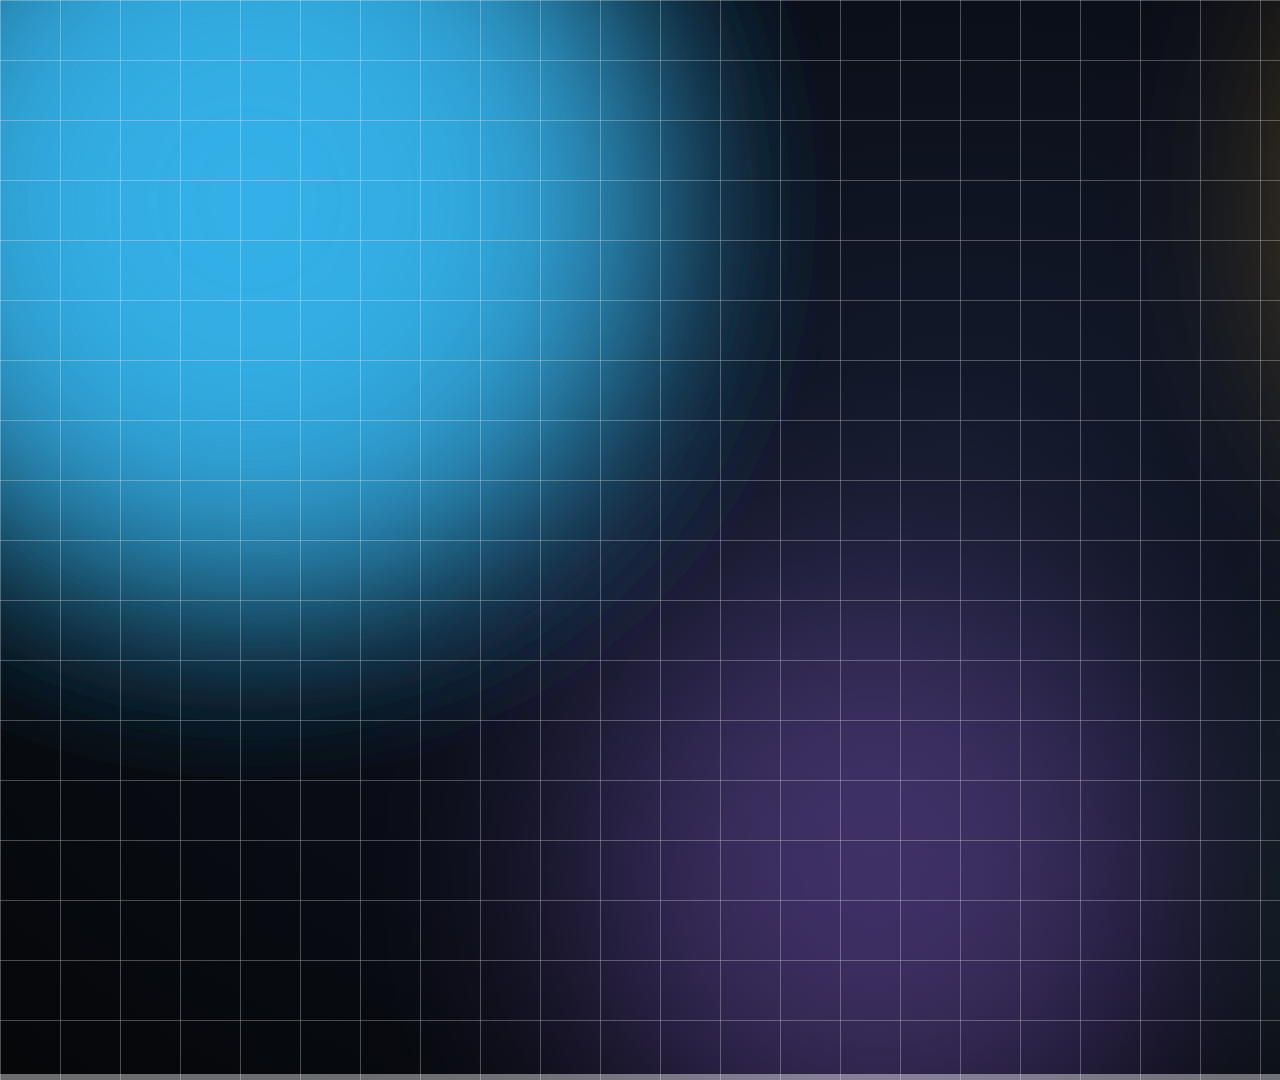
<file: hyperframes/index.html>
<!DOCTYPE html>
<html lang="en">
  <head>
    <meta charset="UTF-8">
    <meta name="viewport" content="width=1920, height=1080">
    <title>Agent Harness Engineering</title>
    <link rel="preconnect" href="https://fonts.googleapis.com">
    <link rel="preconnect" href="https://fonts.gstatic.com" crossorigin="">
    <link href="https://fonts.googleapis.com/css2?family=Inter:wght@400;500;600;700;800&family=JetBrains+Mono:wght@400;500;600;700&display=swap" rel="stylesheet">
    <script src="https://cdn.jsdelivr.net/npm/gsap@3.14.2/dist/gsap.min.js"></script>
    <link rel="stylesheet" href="styles/main.css">
  </head>
  <body>
    <div data-hf-id="hf-hij7" id="root" data-composition-id="agent-harness-engineering" data-start="0" data-duration="382" data-width="1920" data-height="1080" data-layout-allow-overflow="">
      <!-- ────────────────────────────────────────────────────
           CLIP 1 — Introduction to Agent Harness Engineering
           start 0 · dur 38 · track 1
      ──────────────────────────────────────────────────── -->
      <section data-hf-id="hf-m2pk" id="clip-1" class="clip" data-start="0" data-duration="38" data-track-index="1">
        <div data-hf-id="hf-aylh" class="scene-bg" aria-hidden="true"></div>
        <div data-hf-id="hf-dvl3" class="glow glow-cyan" aria-hidden="true"></div>
        <div data-hf-id="hf-bnoa" class="grid-overlay" aria-hidden="true"></div>

        <div data-hf-id="hf-cn5c" class="scene-content">
          <span data-hf-id="hf-ra37" class="badge badge-cyan" data-el="badge">SECTION 01</span>
          <h1 data-hf-id="hf-qo6a" class="title">Agent Harness Engineering</h1>
          <p data-hf-id="hf-to5l" class="subtitle">What wraps an LLM to make it an agent?</p>

          <div data-hf-id="hf-62wu" class="cards-row">
            <div data-hf-id="hf-k4gz" class="card card-cyan" data-el="left-card">
              <h3 data-hf-id="hf-3jar" class="card-title">Agent = Model + Harness</h3>
              <ul data-hf-id="hf-99ov" class="bullets">
                <li data-hf-id="hf-pk2j" data-el="bullet">Model = the brain (LLM)</li>
                <li data-hf-id="hf-1792" data-el="bullet">Harness = everything around it</li>
                <li data-hf-id="hf-vmhn" data-el="bullet">Analogy: OS wraps a CPU</li>
                <li data-hf-id="hf-w27x" data-el="bullet">Same model, 6× performance difference</li>
              </ul>
            </div>
            <div data-hf-id="hf-6xjj" class="card card-purple" data-el="right-card">
              <h3 data-hf-id="hf-i8fz" class="card-title">The OS Analogy</h3>
              <ul data-hf-id="hf-uh67" class="bullets">
                <li data-hf-id="hf-xopi" data-el="bullet">LLM = CPU</li>
                <li data-hf-id="hf-t1aw" data-el="bullet">Context = RAM</li>
                <li data-hf-id="hf-5q7v" data-el="bullet">Database = Disk</li>
                <li data-hf-id="hf-kod3" data-el="bullet">Tools = Drivers</li>
                <li data-hf-id="hf-rax5" data-el="bullet">Harness = Operating System</li>
              </ul>
            </div>
          </div>

          <div data-hf-id="hf-wmsc" class="callout callout-amber" data-el="callout">
            The harness is the operating system for your AI agent.
          </div>
        </div>
        <div data-hf-id="hf-f9h0" class="progress-bar" aria-hidden="true"><span data-hf-id="hf-7ydy" data-el="progress"></span></div>
      </section>

      <!-- ────────────────────────────────────────────────────
           CLIP 2 — Framework vs Harness
           start 38 · dur 38 · track 1
      ──────────────────────────────────────────────────── -->
      <section data-hf-id="hf-hli2" id="clip-2" class="clip" data-start="38" data-duration="38" data-track-index="1">
        <div data-hf-id="hf-li49" class="scene-bg" aria-hidden="true"></div>
        <div data-hf-id="hf-iqbv" class="glow glow-amber" aria-hidden="true"></div>
        <div data-hf-id="hf-y94u" class="grid-overlay" aria-hidden="true"></div>

        <div data-hf-id="hf-o0eg" class="scene-content">
          <span data-hf-id="hf-qvs6" class="badge badge-cyan" data-el="badge">SECTION 02</span>
          <h1 data-hf-id="hf-0hx7" class="title">Framework vs Harness</h1>
          <p data-hf-id="hf-1rxq" class="subtitle">Two paradigms for building AI agents</p>

          <div data-hf-id="hf-6bz6" class="cards-row">
            <div data-hf-id="hf-qt1h" class="card card-amber" data-el="left-card">
              <h3 data-hf-id="hf-wrki" class="card-title">Frameworks</h3>
              <p data-hf-id="hf-jqa4" class="card-tag">Build from parts</p>
              <ul data-hf-id="hf-u2v6" class="bullets">
                <li data-hf-id="hf-hvj0" data-el="bullet">LangChain, AutoGen</li>
                <li data-hf-id="hf-4zve" data-el="bullet">Manual wiring of chains &amp; retrievers</li>
                <li data-hf-id="hf-26ac" data-el="bullet">You assemble the pipeline</li>
                <li data-hf-id="hf-9cq2" data-el="bullet">Building blocks, not a working agent</li>
              </ul>
            </div>
            <div data-hf-id="hf-ebo3" class="card card-emerald" data-el="right-card">
              <h3 data-hf-id="hf-gcpt" class="card-title">Harnesses</h3>
              <p data-hf-id="hf-gs64" class="card-tag">Pre-wired &amp; ready</p>
              <ul data-hf-id="hf-tok5" class="bullets">
                <li data-hf-id="hf-dil5" data-el="bullet">Claude Code, Cursor</li>
                <li data-hf-id="hf-79gp" data-el="bullet">Pre-wired execution loop</li>
                <li data-hf-id="hf-itmt" data-el="bullet">Targets user goals directly</li>
                <li data-hf-id="hf-0o16" data-el="bullet">Industry is converging here</li>
              </ul>
            </div>
          </div>

          <div data-hf-id="hf-0v8u" class="callout callout-emerald" data-el="callout">
            Frameworks give you parts. Harnesses give you a working agent.
          </div>
        </div>
        <div data-hf-id="hf-q098" class="progress-bar" aria-hidden="true"><span data-hf-id="hf-mvui" data-el="progress"></span></div>
      </section>

      <!-- ────────────────────────────────────────────────────
           CLIP 3 — The Execution Loop
           start 76 · dur 40 · track 1
      ──────────────────────────────────────────────────── -->
      <section data-hf-id="hf-bat6" id="clip-3" class="clip" data-start="76" data-duration="40" data-track-index="1">
        <div data-hf-id="hf-mp1c" class="scene-bg" aria-hidden="true"></div>
        <div data-hf-id="hf-23ev" class="glow glow-cyan" aria-hidden="true"></div>
        <div data-hf-id="hf-ynfv" class="grid-overlay" aria-hidden="true"></div>

        <div data-hf-id="hf-mthd" class="scene-content">
          <span data-hf-id="hf-qhh5" class="badge badge-cyan" data-el="badge">SECTION 03</span>
          <h1 data-hf-id="hf-6pal" class="title">The Execution Loop</h1>
          <p data-hf-id="hf-hz45" class="subtitle">The heartbeat of every agent harness</p>

          <div data-hf-id="hf-6qa7" class="cards-row">
            <div data-hf-id="hf-cx99" class="card card-cyan card-diagram" data-el="left-card">
              <h3 data-hf-id="hf-n2kb" class="card-title">The While Loop</h3>
              <div data-hf-id="hf-jqkf" class="flow-nodes" data-el="flow">
                <div data-hf-id="hf-huse" class="flow-node" data-el="node">Initialize</div>
                <div data-hf-id="hf-0m53" class="flow-node" data-el="node">Read Context</div>
                <div data-hf-id="hf-h9xj" class="flow-node" data-el="node">Call LLM</div>
                <div data-hf-id="hf-qvt4" class="flow-node" data-el="node">Evaluate Output</div>
                <div data-hf-id="hf-egwz" class="flow-node flow-branch" data-el="node">Branch</div>
              </div>
              <p data-hf-id="hf-2kr1" class="flow-caption">No tool calls → final answer · tool calls → execute → observe → loop</p>
            </div>
            <div data-hf-id="hf-be5r" class="card card-purple" data-el="right-card">
              <h3 data-hf-id="hf-z02d" class="card-title">Two Exit Conditions</h3>
              <ul data-hf-id="hf-wgpc" class="bullets">
                <li data-hf-id="hf-xeo5" data-el="bullet">Clean exit: model returns final answer</li>
                <li data-hf-id="hf-ctmk" data-el="bullet">Hard stop: max iterations exceeded</li>
                <li data-hf-id="hf-3yy8" data-el="bullet">Each turn appends tool observations</li>
                <li data-hf-id="hf-npyw" data-el="bullet">Bounded by a max iteration counter</li>
              </ul>
            </div>
          </div>

          <div data-hf-id="hf-reag" class="callout callout-cyan" data-el="callout">
            Read → Call → Inspect → Act → Repeat. Two ways out.
          </div>
        </div>
        <div data-hf-id="hf-otc5" class="progress-bar" aria-hidden="true"><span data-hf-id="hf-na5j" data-el="progress"></span></div>
      </section>

      <!-- ────────────────────────────────────────────────────
           CLIP 4 — Context Management & Compaction
           start 116 · dur 38 · track 1
      ──────────────────────────────────────────────────── -->
      <section data-hf-id="hf-n221" id="clip-4" class="clip" data-start="116" data-duration="38" data-track-index="1">
        <div data-hf-id="hf-maqb" class="scene-bg" aria-hidden="true"></div>
        <div data-hf-id="hf-1p3u" class="glow glow-cyan" aria-hidden="true"></div>
        <div data-hf-id="hf-z1qw" class="grid-overlay" aria-hidden="true"></div>

        <div data-hf-id="hf-n7se" class="scene-content">
          <span data-hf-id="hf-q364" class="badge badge-cyan" data-el="badge">SECTION 04</span>
          <h1 data-hf-id="hf-c569" class="title title-md">Context Management &amp; Compaction</h1>
          <p data-hf-id="hf-5mr0" class="subtitle">Keeping the agent's memory manageable</p>

          <div data-hf-id="hf-74l8" class="cards-row">
            <div data-hf-id="hf-uoa9" class="card card-cyan card-diagram" data-el="left-card">
              <h3 data-hf-id="hf-pw2i" class="card-title">Compaction Flow</h3>
              <div data-hf-id="hf-0k73" class="flow-nodes" data-el="flow">
                <div data-hf-id="hf-gmur" class="flow-node" data-el="node">Count Tokens</div>
                <div data-hf-id="hf-y0nu" class="flow-node flow-hex" data-el="node">Threshold?</div>
                <div data-hf-id="hf-4zld" class="flow-node" data-el="node">Trigger Compaction</div>
                <div data-hf-id="hf-kvpa" class="flow-node flow-fan" data-el="node">Prefix / Recent / Summarize</div>
                <div data-hf-id="hf-0xsd" class="flow-node" data-el="node">Reassemble</div>
              </div>
            </div>
            <div data-hf-id="hf-fmcz" class="card card-emerald" data-el="right-card">
              <h3 data-hf-id="hf-h8dq" class="card-title">What Gets Preserved</h3>
              <ul data-hf-id="hf-w2eb" class="bullets">
                <li data-hf-id="hf-s752" data-el="bullet">Prefix (system prompt + goal): verbatim</li>
                <li data-hf-id="hf-q32n" data-el="bullet">Recent turns: kept as working memory</li>
                <li data-hf-id="hf-3buo" data-el="bullet">Middle history: compressed into summary</li>
                <li data-hf-id="hf-gsyl" data-el="bullet">Reassembled into a smaller message list</li>
              </ul>
            </div>
          </div>

          <div data-hf-id="hf-8gn4" class="callout callout-amber" data-el="callout">
            Compaction = save the ends, summarize the middle.
          </div>
        </div>
        <div data-hf-id="hf-p7n6" class="progress-bar" aria-hidden="true"><span data-hf-id="hf-nogk" data-el="progress"></span></div>
      </section>

      <!-- ────────────────────────────────────────────────────
           CLIP 5 — Tools, Skills & Permission Gating
           start 154 · dur 38 · track 1
      ──────────────────────────────────────────────────── -->
      <section data-hf-id="hf-wymu" id="clip-5" class="clip" data-start="154" data-duration="38" data-track-index="1">
        <div data-hf-id="hf-kb76" class="scene-bg" aria-hidden="true"></div>
        <div data-hf-id="hf-1ast" class="glow glow-cyan" aria-hidden="true"></div>
        <div data-hf-id="hf-w9lp" class="grid-overlay" aria-hidden="true"></div>

        <div data-hf-id="hf-m0vb" class="scene-content">
          <span data-hf-id="hf-pov3" class="badge badge-cyan" data-el="badge">SECTION 05</span>
          <h1 data-hf-id="hf-2682" class="title title-md">Tools, Skills &amp; Permission Gating</h1>
          <p data-hf-id="hf-zwtv" class="subtitle">How the harness controls what tools may run</p>

          <div data-hf-id="hf-7iw9" class="cards-row">
            <div data-hf-id="hf-o1ib" class="card card-cyan" data-el="left-card">
              <h3 data-hf-id="hf-6zdc" class="card-title">Tool Registry</h3>
              <ul data-hf-id="hf-vo3a" class="bullets">
                <li data-hf-id="hf-5jyd" data-el="bullet">Tools registered by name + metadata</li>
                <li data-hf-id="hf-7ph6" data-el="bullet">LLM addresses tools by name only</li>
                <li data-hf-id="hf-aitm" data-el="bullet">Registry decouples definition from execution</li>
                <li data-hf-id="hf-2uwt" data-el="bullet">Examples: view_file, write_file, run_bash</li>
              </ul>
            </div>
            <div data-hf-id="hf-iojl" class="card card-ruby" data-el="right-card">
              <h3 data-hf-id="hf-fwl5" class="card-title">Permission Tiers</h3>
              <ul data-hf-id="hf-v9s9" class="bullets">
                <li data-hf-id="hf-c145" data-el="bullet">Read-only: view files, search</li>
                <li data-hf-id="hf-ll4f" data-el="bullet">Workspace: write within project dir</li>
                <li data-hf-id="hf-d0gz" data-el="bullet">Full: any command, any path</li>
                <li data-hf-id="hf-ugo1" data-el="bullet">Intercept before execute — never run blindly</li>
              </ul>
            </div>
          </div>

          <div data-hf-id="hf-xitf" class="callout callout-ruby" data-el="callout">
            The harness intercepts every tool call before it runs.
          </div>
        </div>
        <div data-hf-id="hf-r76b" class="progress-bar" aria-hidden="true"><span data-hf-id="hf-o2rl" data-el="progress"></span></div>
      </section>

      <!-- ────────────────────────────────────────────────────
           CLIP 6 — Sub-Agent Delegation
           start 192 · dur 38 · track 1
      ──────────────────────────────────────────────────── -->
      <section data-hf-id="hf-lsyn" id="clip-6" class="clip" data-start="192" data-duration="38" data-track-index="1">
        <div data-hf-id="hf-jww5" class="scene-bg" aria-hidden="true"></div>
        <div data-hf-id="hf-42y0" class="glow glow-cyan" aria-hidden="true"></div>
        <div data-hf-id="hf-wnwq" class="grid-overlay" aria-hidden="true"></div>

        <div data-hf-id="hf-mf6c" class="scene-content">
          <span data-hf-id="hf-pak2" class="badge badge-cyan" data-el="badge">SECTION 06</span>
          <h1 data-hf-id="hf-gs80" class="title">Sub-Agent Delegation</h1>
          <p data-hf-id="hf-8ijg" class="subtitle subtitle-sm">Spawning specialist agents for exploration and verification</p>

          <div data-hf-id="hf-7x7a" class="cards-row">
            <div data-hf-id="hf-nn7a" class="card card-cyan" data-el="left-card">
              <h3 data-hf-id="hf-g6wy" class="card-title">Explorer Sub-Agent</h3>
              <ul data-hf-id="hf-rp10" class="bullets">
                <li data-hf-id="hf-3421" data-el="bullet">Spawned with isolated session</li>
                <li data-hf-id="hf-ocq1" data-el="bullet">Restricted tools (search, read)</li>
                <li data-hf-id="hf-d6ei" data-el="bullet">Runs search turns</li>
                <li data-hf-id="hf-2k85" data-el="bullet">Returns findings summary, not raw logs</li>
              </ul>
            </div>
            <div data-hf-id="hf-f81y" class="card card-emerald" data-el="right-card">
              <h3 data-hf-id="hf-zvoj" class="card-title">Verifier Sub-Agent</h3>
              <ul data-hf-id="hf-rapz" class="bullets">
                <li data-hf-id="hf-kfp8" data-el="bullet">Separate isolated session</li>
                <li data-hf-id="hf-uool" data-el="bullet">Restricted to pytest only</li>
                <li data-hf-id="hf-buzb" data-el="bullet">Runs the test suite</li>
                <li data-hf-id="hf-qcex" data-el="bullet">Returns pass/fail result to parent</li>
              </ul>
            </div>
          </div>

          <div data-hf-id="hf-g9ca" class="callout callout-purple" data-el="callout">
            Sub-agents return summaries, not raw logs — protecting the parent's context.
          </div>
        </div>
        <div data-hf-id="hf-rlhc" class="progress-bar" aria-hidden="true"><span data-hf-id="hf-oh2m" data-el="progress"></span></div>
      </section>

      <!-- ────────────────────────────────────────────────────
           CLIP 7 — Session Persistence & Prompt Assembly
           start 230 · dur 38 · track 1
      ──────────────────────────────────────────────────── -->
      <section data-hf-id="hf-slrz" id="clip-7" class="clip" data-start="230" data-duration="38" data-track-index="1">
        <div data-hf-id="hf-l3t8" class="scene-bg" aria-hidden="true"></div>
        <div data-hf-id="hf-3omz" class="glow glow-cyan" aria-hidden="true"></div>
        <div data-hf-id="hf-x27r" class="grid-overlay" aria-hidden="true"></div>

        <div data-hf-id="hf-l899" class="scene-content">
          <span data-hf-id="hf-ow91" class="badge badge-cyan" data-el="badge">SECTION 07</span>
          <h1 data-hf-id="hf-8rt2" class="title title-sm">Session Persistence &amp; Prompt Assembly</h1>
          <p data-hf-id="hf-ztsb" class="subtitle">How agents remember and rebuild context</p>

          <div data-hf-id="hf-8bib" class="cards-row">
            <div data-hf-id="hf-n8w9" class="card card-cyan" data-el="left-card">
              <h3 data-hf-id="hf-nya2" class="card-title">Event Log (JSONL)</h3>
              <ul data-hf-id="hf-dj0t" class="bullets">
                <li data-hf-id="hf-8u28" data-el="bullet">Every turn recorded as a discrete event</li>
                <li data-hf-id="hf-w2cs" data-el="bullet">USER_INPUT → MODEL_CALL → TOOL_RESULT</li>
                <li data-hf-id="hf-emx5" data-el="bullet">Append-only JSONL stream</li>
                <li data-hf-id="hf-suqj" data-el="bullet">Compaction events flushed to disk</li>
              </ul>
            </div>
            <div data-hf-id="hf-azuq" class="card card-purple" data-el="right-card">
              <h3 data-hf-id="hf-6mca" class="card-title">Three-Layer Prompt Rebuild</h3>
              <ul data-hf-id="hf-dxbu" class="bullets">
                <li data-hf-id="hf-h2dw" data-el="bullet">Layer 1: Static base harness instructions</li>
                <li data-hf-id="hf-xby2" data-el="bullet">Layer 2: Injected AGENTS.md config</li>
                <li data-hf-id="hf-71g0" data-el="bullet">Layer 3: Replayed compacted history</li>
                <li data-hf-id="hf-ye0q" data-el="bullet">Assembled fresh every turn</li>
              </ul>
            </div>
          </div>

          <div data-hf-id="hf-76zu" class="callout callout-cyan" data-el="callout">
            Log everything. Rebuild the prompt from three layers each turn.
          </div>
        </div>
        <div data-hf-id="hf-qek9" class="progress-bar" aria-hidden="true"><span data-hf-id="hf-ovdn" data-el="progress"></span></div>
      </section>

      <!-- ────────────────────────────────────────────────────
           CLIP 8 — Hooks, Permissions & Safety
           start 268 · dur 38 · track 1
      ──────────────────────────────────────────────────── -->
      <section data-hf-id="hf-gmg5" id="clip-8" class="clip" data-start="268" data-duration="38" data-track-index="1">
        <div data-hf-id="hf-kpi7" class="scene-bg" aria-hidden="true"></div>
        <div data-hf-id="hf-ht7v" class="glow glow-amber" aria-hidden="true"></div>
        <div data-hf-id="hf-xgis" class="grid-overlay" aria-hidden="true"></div>

        <div data-hf-id="hf-lmka" class="scene-content">
          <span data-hf-id="hf-ohy0" class="badge badge-cyan" data-el="badge">SECTION 08</span>
          <h1 data-hf-id="hf-359j" class="title title-md-sm">Hooks, Permissions &amp; Safety</h1>
          <p data-hf-id="hf-nyk0" class="subtitle">The multi-stage safety pipeline</p>

          <div data-hf-id="hf-8ptc" class="cards-row">
            <div data-hf-id="hf-o7o9" class="card card-amber" data-el="left-card">
              <h3 data-hf-id="hf-n249" class="card-title">Pre-Tool Hooks</h3>
              <ul data-hf-id="hf-ebmv" class="bullets">
                <li data-hf-id="hf-ac6z" data-el="bullet">Intercept before execution</li>
                <li data-hf-id="hf-40xt" data-el="bullet">Allow → run the tool</li>
                <li data-hf-id="hf-q8r9" data-el="bullet">Deny → block with error</li>
                <li data-hf-id="hf-24i2" data-el="bullet">Modify → rewrite the command</li>
              </ul>
            </div>
            <div data-hf-id="hf-pmtx" class="card card-ruby" data-el="right-card">
              <h3 data-hf-id="hf-ed73" class="card-title">Post-Tool &amp; Interactive Approval</h3>
              <ul data-hf-id="hf-epxw" class="bullets">
                <li data-hf-id="hf-v8b4" data-el="bullet">Post-tool hooks: audit every result</li>
                <li data-hf-id="hf-ghwi" data-el="bullet">Destructive commands escalate to user</li>
                <li data-hf-id="hf-1dw3" data-el="bullet">Interactive approval prompt: approve or deny</li>
                <li data-hf-id="hf-lk07" data-el="bullet">Audit log injected back into context</li>
              </ul>
            </div>
          </div>

          <div data-hf-id="hf-utsy" class="callout callout-ruby" data-el="callout">
            Never execute directly — traverse the safety pipeline first.
          </div>
        </div>
        <div data-hf-id="hf-qsva" class="progress-bar" aria-hidden="true"><span data-hf-id="hf-p9oo" data-el="progress"></span></div>
      </section>

      <!-- ────────────────────────────────────────────────────
           CLIP 9 — Research Insights
           start 306 · dur 38 · track 1
      ──────────────────────────────────────────────────── -->
      <section data-hf-id="hf-imfb" id="clip-9" class="clip" data-start="306" data-duration="38" data-track-index="1">
        <div data-hf-id="hf-ipz2" class="scene-bg" aria-hidden="true"></div>
        <div data-hf-id="hf-jvj8" class="glow glow-purple" aria-hidden="true"></div>
        <div data-hf-id="hf-11a1" class="grid-overlay" aria-hidden="true"></div>

        <div data-hf-id="hf-qsjn" class="scene-content">
          <span data-hf-id="hf-o3mz" class="badge badge-cyan" data-el="badge">SECTION 09</span>
          <h1 data-hf-id="hf-8lpq" class="title">Research Insights</h1>
          <p data-hf-id="hf-93y0" class="subtitle subtitle-sm">What Tsinghua's NLAH study tells us about harness design</p>

          <div data-hf-id="hf-2r7x" class="cards-row">
            <div data-hf-id="hf-mul8" class="card card-cyan" data-el="left-card">
              <h3 data-hf-id="hf-k0ex" class="card-title">Module Ablation Results</h3>
              <ul data-hf-id="hf-f48x" class="bullets">
                <li data-hf-id="hf-vrt3" data-el="bullet">Self-Evolution Attempt Loop: +4.8 SWE-bench ✓</li>
                <li data-hf-id="hf-x6q0" data-el="bullet">Evaluation Verifiers: −0.8 SWE-bench ✗</li>
                <li data-hf-id="hf-lwfg" data-el="bullet">Multi-Candidate Search: −2.4 SWE-bench ✗</li>
                <li data-hf-id="hf-6qmb" data-el="bullet">Only Self-Evolution consistently helps</li>
              </ul>
            </div>
            <div data-hf-id="hf-aljp" class="card card-purple" data-el="right-card">
              <h3 data-hf-id="hf-ws7l" class="card-title">Harness Design Principle</h3>
              <ul data-hf-id="hf-fijy" class="bullets">
                <li data-hf-id="hf-lr2b" data-el="bullet">Narrowing attempt loop &gt; broadening search</li>
                <li data-hf-id="hf-7jgt" data-el="bullet">Verifiers and search hurt performance</li>
                <li data-hf-id="hf-vh8o" data-el="bullet">Fold Self-Evolution into core rule</li>
                <li data-hf-id="hf-jieu" data-el="bullet">Drop what doesn't help</li>
              </ul>
            </div>
          </div>

          <div data-hf-id="hf-tbq6" class="callout callout-purple" data-el="callout">
            Narrowing the attempt loop beats broadening the search space.
          </div>
        </div>
        <div data-hf-id="hf-mfhz" class="progress-bar" aria-hidden="true"><span data-hf-id="hf-pnzp" data-el="progress"></span></div>
      </section>

      <!-- ────────────────────────────────────────────────────
           CLIP 10 — Minimal Python Harness Synthesis
           start 344 · dur 38 · track 1
      ──────────────────────────────────────────────────── -->
      <section data-hf-id="hf-5xjb" id="clip-10" class="clip" data-start="344" data-duration="38" data-track-index="1">
        <div data-hf-id="hf-ibo1" class="scene-bg" aria-hidden="true"></div>
        <div data-hf-id="hf-3smq" class="glow glow-emerald" aria-hidden="true"></div>
        <div data-hf-id="hf-1fl2" class="grid-overlay" aria-hidden="true"></div>

        <div data-hf-id="hf-r6uo" class="scene-content">
          <span data-hf-id="hf-dkuh" class="badge badge-cyan" data-el="badge">SECTION 10</span>
          <h1 data-hf-id="hf-4837" class="title">Minimal Python Harness</h1>
          <p data-hf-id="hf-o7cu" class="subtitle">Nine components, zero dependencies, one file</p>

          <div data-hf-id="hf-35iy" class="cards-row">
            <div data-hf-id="hf-lj5a" class="card card-gradient card-diagram" data-el="left-card">
              <h3 data-hf-id="hf-g31a" class="card-title">The 9-Component Architecture</h3>
              <div data-hf-id="hf-lyo0" class="flow-nodes flow-2col" data-el="flow">
                <div data-hf-id="hf-8z49" class="flow-node" data-el="node">1 · System Prompt Assembly</div>
                <div data-hf-id="hf-0p8l" class="flow-node" data-el="node">2 · Execution Loop</div>
                <div data-hf-id="hf-rq8m" class="flow-node" data-el="node">3 · Context Management</div>
                <div data-hf-id="hf-09fd" class="flow-node" data-el="node">4 · Pre-Tool Hooks</div>
                <div data-hf-id="hf-0jpy" class="flow-node" data-el="node">5 · Permissions &amp; Safety</div>
                <div data-hf-id="hf-hcwa" class="flow-node" data-el="node">6 · Tool Registry</div>
                <div data-hf-id="hf-cmp6" class="flow-node" data-el="node">7 · Built-in Primitives</div>
                <div data-hf-id="hf-h61a" class="flow-node" data-el="node">8 · Sub-Agent Management</div>
                <div data-hf-id="hf-1dg5" class="flow-node" data-el="node">9 · Session Persistence</div>
              </div>
            </div>
            <div data-hf-id="hf-etqx" class="card card-emerald" data-el="right-card">
              <h3 data-hf-id="hf-vzex" class="card-title">The Complete Checklist</h3>
              <ul data-hf-id="hf-fwuz" class="bullets">
                <li data-hf-id="hf-lmtq" data-el="bullet">Zero external dependencies</li>
                <li data-hf-id="hf-i1ky" data-el="bullet">Pure Python standard library</li>
                <li data-hf-id="hf-puk1" data-el="bullet">One file: minimal_harness.py</li>
                <li data-hf-id="hf-93g0" data-el="bullet">A complete, working agent harness</li>
              </ul>
            </div>
          </div>

          <div data-hf-id="hf-ild5" class="callout callout-emerald" data-el="callout">
            Nine components. Zero dependencies. One file. That's a harness.
          </div>
        </div>
        <div data-hf-id="hf-mtt0" class="progress-bar" aria-hidden="true"><span data-hf-id="hf-q2aq" data-el="progress"></span></div>
      </section>
    </div>

    <script src="anim.js"></script>
    <script>
      // Lint-visible registration (anim.js builds & registers the real timeline)
      window.__timelines = window.__timelines || {};
      window.__timelines["agent-harness-engineering"] = window.__timelines["agent-harness-engineering"] || gsap.timeline({ paused: true });
    </script>
  </body>
</html>
</file>
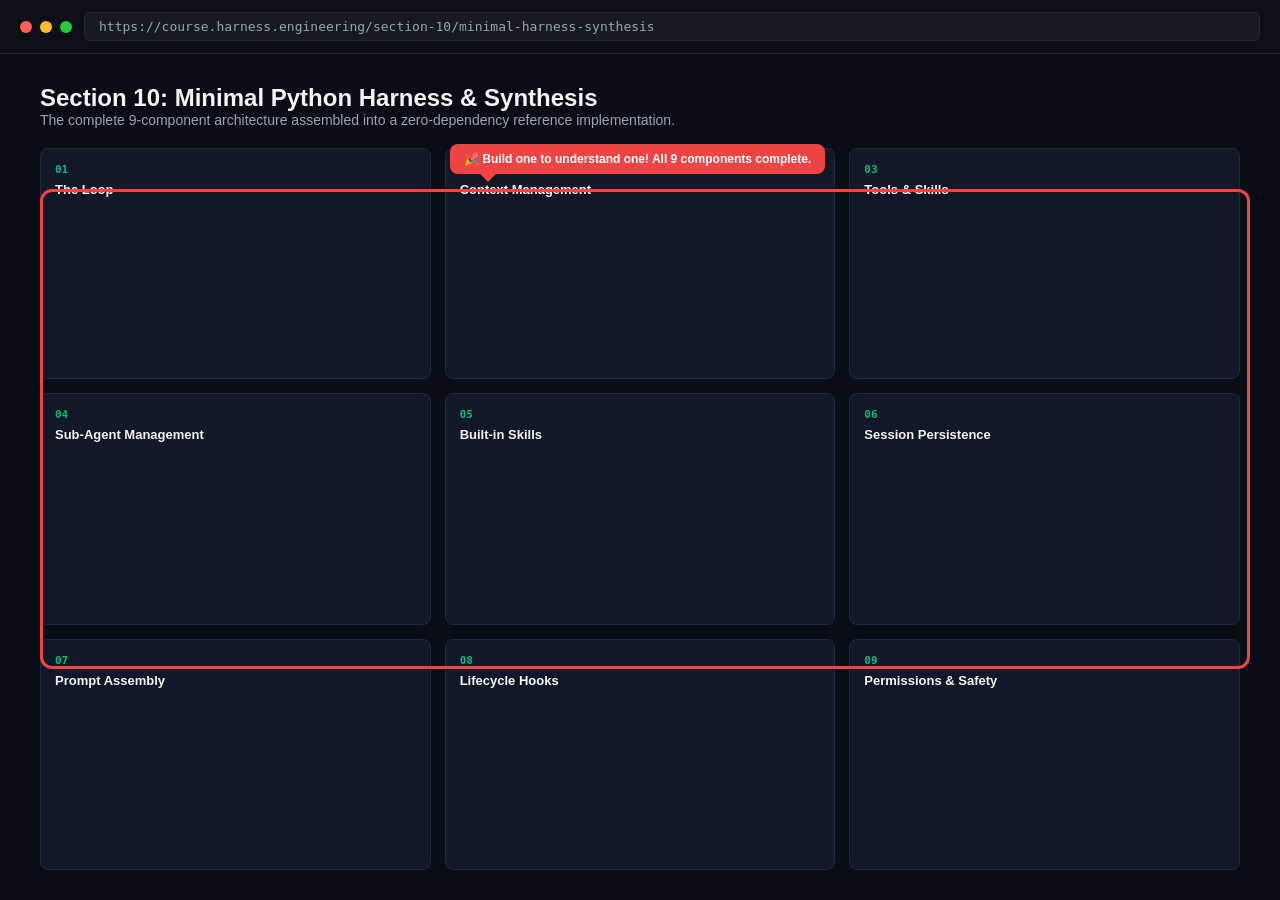
<file: harness-engineering/slides/section_10_minimal_harness_synthesis.html>
<!DOCTYPE html>
<html lang="en">
<head>
<meta charset="UTF-8">
<meta name="viewport" content="width=device-width, initial-scale=1.0">
<title>Section 10: Complete Minimal Python Harness</title>
<style>
/*
--- INSTRUCTIONS FOR DEVELOPER:
--- Replicates Section 10: Full 9-Component Minimal Harness Synthesis.
--- Keyframe delays reveal the complete 9-component grid.
*/

:root {
  --bg-color: #090d16;
  --card-bg: #111827;
  --border-color: #1f293d;
  --accent-emerald: #10b981;
  --accent-blue: #3b82f6;
  --text-main: #f3f4f6;
  --text-muted: #9ca3af;
  --highlight-red: #ef4444;
}

* { box-sizing: border-box; margin: 0; padding: 0; }

body {
  font-family: -apple-system, BlinkMacSystemFont, 'Segoe UI', Roboto, Helvetica, Arial, sans-serif;
  background-color: var(--bg-color);
  color: var(--text-main);
  width: 100vw;
  height: 100vh;
  overflow: hidden;
  display: flex;
  flex-direction: column;
}

@keyframes fadeIn {
  from { opacity: 0; transform: translateY(8px); }
  to { opacity: 1; transform: translateY(0); }
}

.browser-chrome {
  background-color: #0d1117;
  padding: 12px 20px;
  display: flex;
  align-items: center;
  gap: 12px;
  border-bottom: 1px solid var(--border-color);
  opacity: 0;
  animation: fadeIn 0.4s ease-out 0.2s forwards;
}
.browser-dots { display: flex; gap: 8px; }
.dot { width: 12px; height: 12px; border-radius: 50%; }
.dot-red { background-color: #ff5f56; }
.dot-yellow { background-color: #ffbd2e; }
.dot-green { background-color: #27c93f; }
.address-bar {
  flex: 1;
  background-color: #161b22;
  border: 1px solid var(--border-color);
  border-radius: 6px;
  padding: 6px 14px;
  font-size: 13px;
  color: var(--text-muted);
  font-family: monospace;
}

.main-content {
  flex: 1;
  padding: 30px 40px;
  display: grid;
  grid-template-rows: auto 1fr;
  gap: 20px;
  position: relative;
}

.title-box h1 { font-size: 24px; font-weight: 700; }
.title-box p { color: var(--text-muted); font-size: 14px; }

.component-grid-9 {
  display: grid;
  grid-template-columns: repeat(3, 1fr);
  gap: 14px;
}

.c-card {
  background-color: var(--card-bg);
  border: 1px solid var(--border-color);
  border-radius: 8px;
  padding: 14px;
  display: flex;
  flex-direction: column;
  gap: 6px;
  opacity: 0;
  animation: fadeIn 0.4s ease-out forwards;
}

.c-num { font-size: 11px; font-weight: 700; color: var(--accent-emerald); font-family: monospace; }
.c-title { font-size: 13px; font-weight: 700; }

.callout-border-box {
  position: absolute;
  border: 3px solid var(--highlight-red);
  border-radius: 12px;
  pointer-events: none;
  opacity: 0;
  animation: fadeIn 0.4s ease-out 2.2s forwards;
}

.callout-bubble {
  position: absolute;
  background-color: var(--highlight-red);
  color: white;
  padding: 8px 14px;
  border-radius: 8px;
  font-size: 12px;
  font-weight: bold;
  opacity: 0;
  animation: fadeIn 0.4s ease-out 2.4s forwards;
  z-index: 10;
}

#callout-synthesis-box {
  top: 135px;
  left: 40px;
  width: 1210px;
  height: 480px;
}

#callout-synthesis-bubble {
  top: 90px;
  left: 450px;
}
#callout-synthesis-bubble::after {
  content: '';
  position: absolute;
  bottom: -8px;
  left: 30px;
  border-width: 8px 8px 0;
  border-style: solid;
  border-color: var(--highlight-red) transparent;
}
</style>
</head>
<body>

  <div class="browser-chrome">
    <div class="browser-dots">
      <div class="dot dot-red"></div>
      <div class="dot dot-yellow"></div>
      <div class="dot dot-green"></div>
    </div>
    <div class="address-bar">https://course.harness.engineering/section-10/minimal-harness-synthesis</div>
  </div>

  <div class="main-content">
    <div class="title-box">
      <h1>Section 10: Minimal Python Harness & Synthesis</h1>
      <p>The complete 9-component architecture assembled into a zero-dependency reference implementation.</p>
    </div>

    <div class="component-grid-9">
      <div class="c-card" style="animation-delay: 0.4s;"><span class="c-num">01</span><span class="c-title">The Loop</span></div>
      <div class="c-card" style="animation-delay: 0.5s;"><span class="c-num">02</span><span class="c-title">Context Management</span></div>
      <div class="c-card" style="animation-delay: 0.6s;"><span class="c-num">03</span><span class="c-title">Tools & Skills</span></div>
      <div class="c-card" style="animation-delay: 0.7s;"><span class="c-num">04</span><span class="c-title">Sub-Agent Management</span></div>
      <div class="c-card" style="animation-delay: 0.8s;"><span class="c-num">05</span><span class="c-title">Built-in Skills</span></div>
      <div class="c-card" style="animation-delay: 0.9s;"><span class="c-num">06</span><span class="c-title">Session Persistence</span></div>
      <div class="c-card" style="animation-delay: 1.0s;"><span class="c-num">07</span><span class="c-title">Prompt Assembly</span></div>
      <div class="c-card" style="animation-delay: 1.1s;"><span class="c-num">08</span><span class="c-title">Lifecycle Hooks</span></div>
      <div class="c-card" style="animation-delay: 1.2s;"><span class="c-num">09</span><span class="c-title">Permissions & Safety</span></div>
    </div>

    <!-- Callout Overlays -->
    <div class="callout-border-box" id="callout-synthesis-box"></div>
    <div class="callout-bubble" id="callout-synthesis-bubble">
      🎉 Build one to understand one! All 9 components complete.
    </div>

  </div>

</body>
</html>
</file>
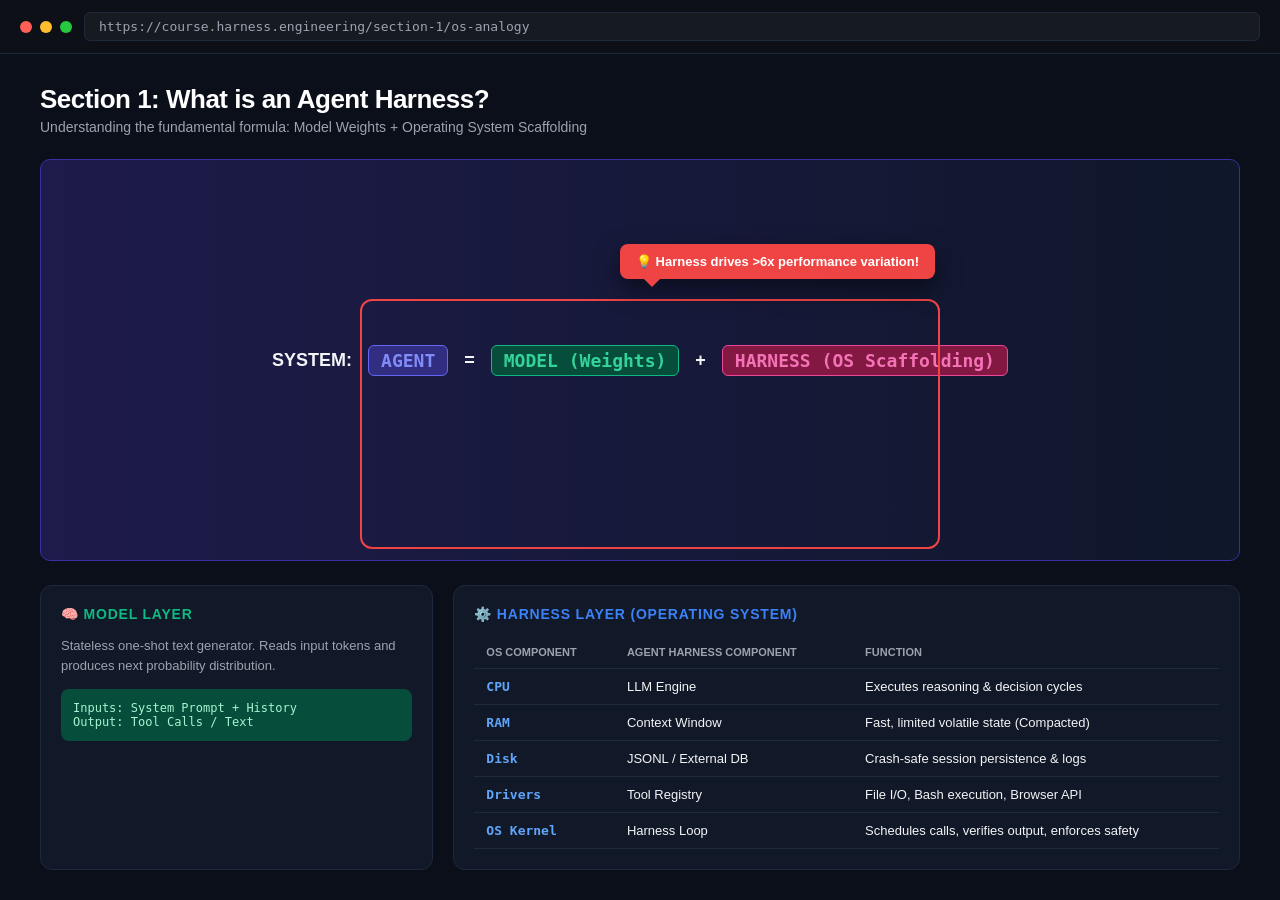
<file: harness-engineering/slides/section_1_os_analogy.html>
<!DOCTYPE html>
<html lang="en">
<head>
<meta charset="UTF-8">
<meta name="viewport" content="width=device-width, initial-scale=1.0">
<title>Section 1: What is an Agent Harness? (OS Analogy)</title>
<style>
/*
--- INSTRUCTIONS FOR DEVELOPER:
--- This animated slide demonstrates the "Agent = Model + Harness" formula & OS analogy.
--- Timings are controlled via CSS animation-delay.
--- Edit positioning using top/left/width/height in the target ID blocks below.
--- Verified static layout coordinates against source reference diagrams.
*/

:root {
  --bg-color: #0b0f19;
  --panel-bg: #111827;
  --border-color: #1f293d;
  --accent-blue: #3b82f6;
  --accent-green: #10b981;
  --accent-red: #ef4444;
  --text-main: #f3f4f6;
  --text-muted: #9ca3af;
}

* { box-sizing: border-box; margin: 0; padding: 0; }

body {
  font-family: -apple-system, BlinkMacSystemFont, 'Segoe UI', Roboto, Helvetica, Arial, sans-serif;
  background-color: var(--bg-color);
  color: var(--text-main);
  width: 100vw;
  height: 100vh;
  overflow: hidden;
  display: flex;
  flex-direction: column;
}

/* Base Fade In */
@keyframes fadeIn {
  from { opacity: 0; transform: translateY(8px); }
  to { opacity: 1; transform: translateY(0); }
}

@keyframes pulseRed {
  0% { box-shadow: 0 0 0 0 rgba(239, 68, 68, 0.4); }
  70% { box-shadow: 0 0 0 10px rgba(239, 68, 68, 0); }
  100% { box-shadow: 0 0 0 0 rgba(239, 68, 68, 0); }
}

/* Browser Chrome */
.browser-chrome {
  background-color: #0d1117;
  padding: 12px 20px;
  display: flex;
  align-items: center;
  gap: 12px;
  border-bottom: 1px solid var(--border-color);
  opacity: 0;
  animation: fadeIn 0.4s ease-out 0.2s forwards;
}

.browser-dots { display: flex; gap: 8px; }
.dot { width: 12px; height: 12px; border-radius: 50%; }
.dot-red { background-color: #ff5f56; }
.dot-yellow { background-color: #ffbd2e; }
.dot-green { background-color: #27c93f; }

.address-bar {
  flex: 1;
  background-color: #161b22;
  border: 1px solid var(--border-color);
  border-radius: 6px;
  padding: 6px 14px;
  font-size: 13px;
  color: var(--text-muted);
  font-family: monospace;
}

/* Main Container */
.main-container {
  flex: 1;
  padding: 30px 40px;
  display: grid;
  grid-template-rows: auto 1fr;
  gap: 24px;
  position: relative;
}

/* Header Banner */
.header-banner {
  opacity: 0;
  animation: fadeIn 0.5s ease-out 0.5s forwards;
}
.header-banner h1 {
  font-size: 26px;
  font-weight: 700;
  color: #fff;
  letter-spacing: -0.5px;
}
.header-banner p {
  font-size: 14px;
  color: var(--text-muted);
  margin-top: 4px;
}

/* Equation Bar */
.equation-bar {
  background: linear-gradient(90deg, #1e1b4b 0%, #0f172a 100%);
  border: 1px solid #3730a3;
  border-radius: 10px;
  padding: 14px 24px;
  display: flex;
  align-items: center;
  justify-content: center;
  gap: 16px;
  font-size: 18px;
  font-weight: 600;
  opacity: 0;
  animation: fadeIn 0.5s ease-out 0.9s forwards;
}
.eq-badge {
  padding: 4px 12px;
  border-radius: 6px;
  font-family: monospace;
}
.badge-agent { background: #312e81; color: #818cf8; border: 1px solid #6366f1; }
.badge-model { background: #064e3b; color: #34d399; border: 1px solid #10b981; }
.badge-harness { background: #831843; color: #f472b6; border: 1px solid #ec4899; }

/* Grid Layout for Components */
.architecture-grid {
  display: grid;
  grid-template-columns: 1fr 2fr;
  gap: 20px;
  opacity: 0;
  animation: fadeIn 0.5s ease-out 1.3s forwards;
}

.card {
  background-color: var(--panel-bg);
  border: 1px solid var(--border-color);
  border-radius: 12px;
  padding: 20px;
  display: flex;
  flex-direction: column;
  gap: 14px;
}

.card-title {
  font-size: 14px;
  font-weight: 700;
  text-transform: uppercase;
  letter-spacing: 0.8px;
  display: flex;
  align-items: center;
  gap: 8px;
}
.title-model { color: var(--accent-green); }
.title-harness { color: var(--accent-blue); }

.os-mapping-table {
  width: 100%;
  border-collapse: collapse;
  font-size: 13px;
}
.os-mapping-table th, .os-mapping-table td {
  padding: 10px 12px;
  text-align: left;
  border-bottom: 1px solid var(--border-color);
}
.os-mapping-table th {
  color: var(--text-muted);
  font-weight: 600;
  text-transform: uppercase;
  font-size: 11px;
}
.os-mapping-table td strong {
  color: #60a5fa;
  font-family: monospace;
}

/* Callout Highlights */
.callout-border-box {
  position: absolute;
  border: 2.5px solid var(--accent-red);
  border-radius: 12px;
  pointer-events: none;
  opacity: 0;
  animation: fadeIn 0.5s ease-out 2.5s forwards, pulseRed 2s infinite 3.0s;
}

.callout-bubble {
  position: absolute;
  background-color: var(--accent-red);
  color: #ffffff;
  padding: 10px 16px;
  border-radius: 8px;
  font-size: 13px;
  font-weight: 600;
  box-shadow: 0 10px 25px rgba(0,0,0,0.5);
  opacity: 0;
  z-index: 100;
  animation: fadeIn 0.4s ease-out 2.7s forwards;
}

/* Positioning of Highlight overlay */
#callout-highlight-box {
  top: 245px;
  left: 360px;
  width: 580px;
  height: 250px;
}

#callout-text-bubble {
  top: 190px;
  left: 620px;
}
#callout-text-bubble::after {
  content: '';
  position: absolute;
  bottom: -8px;
  left: 24px;
  border-width: 8px 8px 0;
  border-style: solid;
  border-color: var(--accent-red) transparent;
}
</style>
</head>
<body>

  <!-- Browser Chrome -->
  <div class="browser-chrome">
    <div class="browser-dots">
      <div class="dot dot-red"></div>
      <div class="dot dot-yellow"></div>
      <div class="dot dot-green"></div>
    </div>
    <div class="address-bar">https://course.harness.engineering/section-1/os-analogy</div>
  </div>

  <!-- Main Content -->
  <div class="main-container">
    
    <div class="header-banner">
      <h1>Section 1: What is an Agent Harness?</h1>
      <p>Understanding the fundamental formula: Model Weights + Operating System Scaffolding</p>
    </div>

    <!-- Equation Bar -->
    <div class="equation-bar">
      <span>SYSTEM:</span>
      <span class="eq-badge badge-agent">AGENT</span>
      <span>=</span>
      <span class="eq-badge badge-model">MODEL (Weights)</span>
      <span>+</span>
      <span class="eq-badge badge-harness">HARNESS (OS Scaffolding)</span>
    </div>

    <!-- Architecture Grid -->
    <div class="architecture-grid">
      
      <!-- Model Card -->
      <div class="card">
        <div class="card-title title-model">
          <span>🧠 Model Layer</span>
        </div>
        <p style="font-size: 13px; color: var(--text-muted); line-height: 1.5;">
          Stateless one-shot text generator. Reads input tokens and produces next probability distribution.
        </p>
        <div style="background: #064e3b; padding: 12px; border-radius: 8px; font-family: monospace; font-size: 12px; color: #a7f3d0;">
          Inputs: System Prompt + History<br>
          Output: Tool Calls / Text
        </div>
      </div>

      <!-- Harness Card -->
      <div class="card" id="harness-card-target">
        <div class="card-title title-harness">
          <span>⚙️ Harness Layer (Operating System)</span>
        </div>
        
        <table class="os-mapping-table">
          <thead>
            <tr>
              <th>OS Component</th>
              <th>Agent Harness Component</th>
              <th>Function</th>
            </tr>
          </thead>
          <tbody>
            <tr>
              <td><strong>CPU</strong></td>
              <td>LLM Engine</td>
              <td>Executes reasoning & decision cycles</td>
            </tr>
            <tr>
              <td><strong>RAM</strong></td>
              <td>Context Window</td>
              <td>Fast, limited volatile state (Compacted)</td>
            </tr>
            <tr>
              <td><strong>Disk</strong></td>
              <td>JSONL / External DB</td>
              <td>Crash-safe session persistence & logs</td>
            </tr>
            <tr>
              <td><strong>Drivers</strong></td>
              <td>Tool Registry</td>
              <td>File I/O, Bash execution, Browser API</td>
            </tr>
            <tr>
              <td><strong>OS Kernel</strong></td>
              <td>Harness Loop</td>
              <td>Schedules calls, verifies output, enforces safety</td>
            </tr>
          </tbody>
        </table>
      </div>

    </div>

    <!-- Red Border Callout Box -->
    <div class="callout-border-box" id="callout-highlight-box"></div>

    <!-- Text Speech Bubble Callout -->
    <div class="callout-bubble" id="callout-text-bubble">
      💡 Harness drives >6x performance variation!
    </div>

  </div>

</body>
</html>
</file>
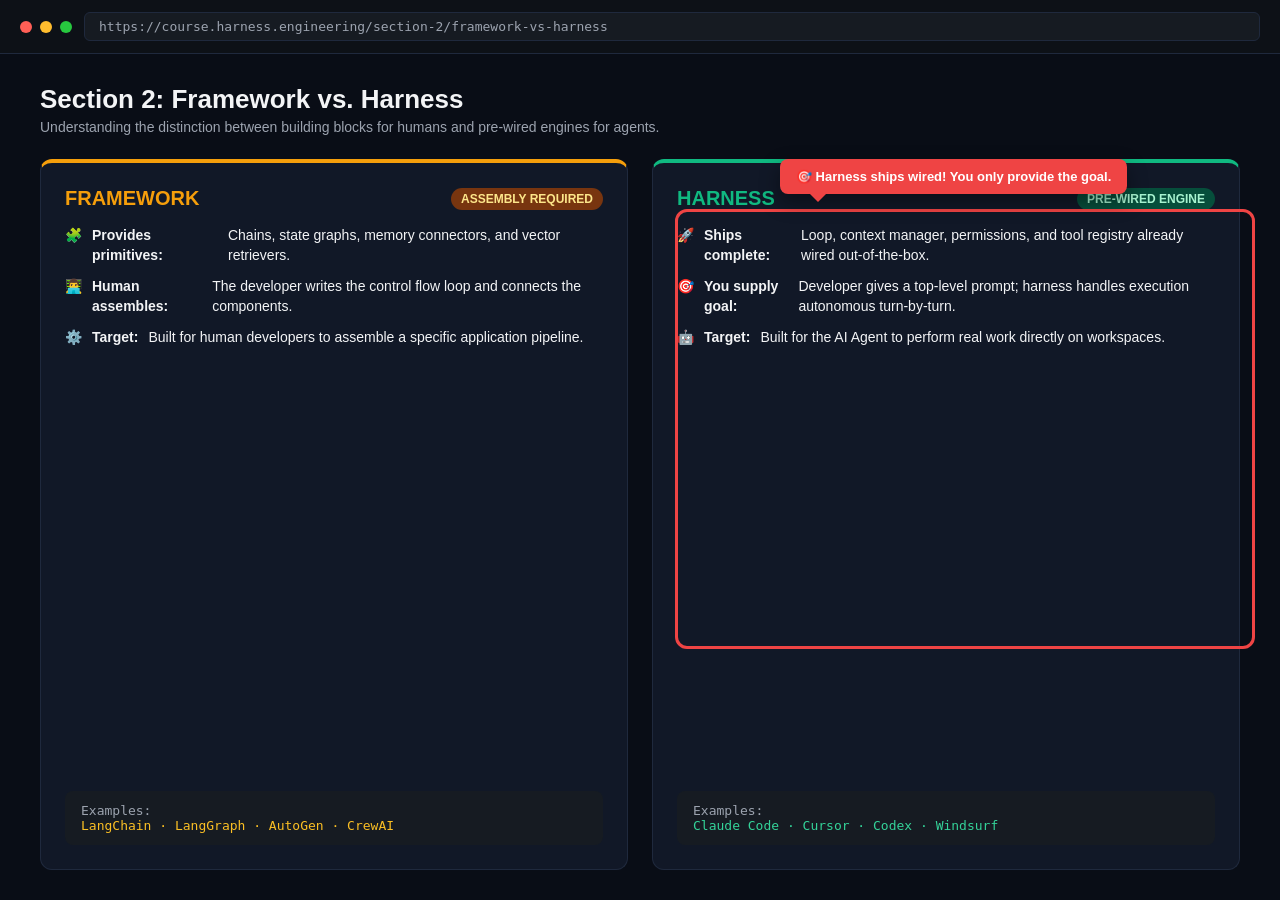
<file: harness-engineering/slides/section_2_framework_vs_harness.html>
<!DOCTYPE html>
<html lang="en">
<head>
<meta charset="UTF-8">
<meta name="viewport" content="width=device-width, initial-scale=1.0">
<title>Section 2: Framework vs Harness</title>
<style>
/*
--- INSTRUCTIONS FOR DEVELOPER:
--- Replicates the Framework vs. Harness comparison UI.
--- Delay sequence highlights the shift from developer assembly to pre-wired harness.
--- Verified static position coordinates.
*/

:root {
  --bg-color: #090d16;
  --card-bg: #111827;
  --border-color: #1f293d;
  --framework-accent: #f59e0b;
  --harness-accent: #10b981;
  --text-main: #f3f4f6;
  --text-muted: #9ca3af;
  --highlight-red: #ef4444;
}

* { box-sizing: border-box; margin: 0; padding: 0; }

body {
  font-family: -apple-system, BlinkMacSystemFont, 'Segoe UI', Roboto, Helvetica, Arial, sans-serif;
  background-color: var(--bg-color);
  color: var(--text-main);
  width: 100vw;
  height: 100vh;
  overflow: hidden;
  display: flex;
  flex-direction: column;
}

@keyframes fadeIn {
  from { opacity: 0; transform: translateY(10px); }
  to { opacity: 1; transform: translateY(0); }
}

@keyframes borderGlow {
  0% { border-color: var(--harness-accent); box-shadow: 0 0 10px rgba(16, 185, 129, 0.2); }
  50% { border-color: #34d399; box-shadow: 0 0 20px rgba(16, 185, 129, 0.5); }
  100% { border-color: var(--harness-accent); box-shadow: 0 0 10px rgba(16, 185, 129, 0.2); }
}

/* Browser Header */
.browser-chrome {
  background-color: #0d1117;
  padding: 12px 20px;
  display: flex;
  align-items: center;
  gap: 12px;
  border-bottom: 1px solid var(--border-color);
  opacity: 0;
  animation: fadeIn 0.4s ease-out 0.2s forwards;
}
.browser-dots { display: flex; gap: 8px; }
.dot { width: 12px; height: 12px; border-radius: 50%; }
.dot-red { background-color: #ff5f56; }
.dot-yellow { background-color: #ffbd2e; }
.dot-green { background-color: #27c93f; }
.address-bar {
  flex: 1;
  background-color: #161b22;
  border: 1px solid var(--border-color);
  border-radius: 6px;
  padding: 6px 14px;
  font-size: 13px;
  color: var(--text-muted);
  font-family: monospace;
}

/* Layout */
.main-content {
  flex: 1;
  padding: 30px 40px;
  display: grid;
  grid-template-rows: auto 1fr;
  gap: 24px;
  position: relative;
}

.title-section h1 {
  font-size: 26px;
  font-weight: 700;
  opacity: 0;
  animation: fadeIn 0.5s ease-out 0.4s forwards;
}
.title-section p {
  color: var(--text-muted);
  font-size: 14px;
  margin-top: 4px;
  opacity: 0;
  animation: fadeIn 0.5s ease-out 0.6s forwards;
}

.comparison-grid {
  display: grid;
  grid-template-columns: 1fr 1fr;
  gap: 24px;
}

.comp-card {
  background-color: var(--card-bg);
  border: 1px solid var(--border-color);
  border-radius: 12px;
  padding: 24px;
  display: flex;
  flex-direction: column;
  gap: 16px;
  opacity: 0;
}

#framework-card {
  animation: fadeIn 0.5s ease-out 0.9s forwards;
  border-top: 4px solid var(--framework-accent);
}

#harness-card {
  animation: fadeIn 0.5s ease-out 1.2s forwards, borderGlow 3s infinite 2.0s;
  border-top: 4px solid var(--harness-accent);
}

.card-header {
  display: flex;
  align-items: center;
  justify-content: space-between;
}
.card-title {
  font-size: 20px;
  font-weight: 700;
}
.card-subtitle {
  font-size: 12px;
  padding: 4px 10px;
  border-radius: 20px;
  font-weight: 600;
  text-transform: uppercase;
}
.sub-framework { background: #78350f; color: #fde68a; }
.sub-harness { background: #064e3b; color: #a7f3d0; }

.item-list {
  list-style: none;
  display: flex;
  flex-direction: column;
  gap: 12px;
  font-size: 14px;
}
.item-list li {
  display: flex;
  align-items: flex-start;
  gap: 10px;
  line-height: 1.4;
}

.examples-box {
  margin-top: auto;
  background-color: #161b22;
  padding: 12px 16px;
  border-radius: 8px;
  font-family: monospace;
  font-size: 13px;
}
.ex-framework { color: #fbbf24; }
.ex-harness { color: #34d399; }

/* Callout Overlays */
.callout-border-box {
  position: absolute;
  border: 3px solid var(--highlight-red);
  border-radius: 12px;
  pointer-events: none;
  opacity: 0;
  animation: fadeIn 0.4s ease-out 2.5s forwards;
}

.callout-bubble {
  position: absolute;
  background-color: var(--highlight-red);
  color: white;
  padding: 10px 16px;
  border-radius: 8px;
  font-size: 13px;
  font-weight: bold;
  box-shadow: 0 8px 20px rgba(0,0,0,0.4);
  opacity: 0;
  animation: fadeIn 0.4s ease-out 2.7s forwards;
  z-index: 10;
}

#callout-harness-box {
  top: 155px;
  left: 675px;
  width: 580px;
  height: 440px;
}

#callout-harness-bubble {
  top: 105px;
  left: 780px;
}
#callout-harness-bubble::after {
  content: '';
  position: absolute;
  bottom: -8px;
  left: 30px;
  border-width: 8px 8px 0;
  border-style: solid;
  border-color: var(--highlight-red) transparent;
}
</style>
</head>
<body>

  <!-- Browser Header -->
  <div class="browser-chrome">
    <div class="browser-dots">
      <div class="dot dot-red"></div>
      <div class="dot dot-yellow"></div>
      <div class="dot dot-green"></div>
    </div>
    <div class="address-bar">https://course.harness.engineering/section-2/framework-vs-harness</div>
  </div>

  <!-- Content -->
  <div class="main-content">
    <div class="title-section">
      <h1>Section 2: Framework vs. Harness</h1>
      <p>Understanding the distinction between building blocks for humans and pre-wired engines for agents.</p>
    </div>

    <div class="comparison-grid">
      
      <!-- Framework Card -->
      <div class="comp-card" id="framework-card">
        <div class="card-header">
          <div class="card-title" style="color: var(--framework-accent);">FRAMEWORK</div>
          <span class="card-subtitle sub-framework">Assembly Required</span>
        </div>
        <ul class="item-list">
          <li>🧩 <strong>Provides primitives:</strong> Chains, state graphs, memory connectors, and vector retrievers.</li>
          <li>👨‍💻 <strong>Human assembles:</strong> The developer writes the control flow loop and connects the components.</li>
          <li>⚙️ <strong>Target:</strong> Built for human developers to assemble a specific application pipeline.</li>
        </ul>
        <div class="examples-box">
          <span style="color: var(--text-muted);">Examples:</span><br>
          <span class="ex-framework">LangChain · LangGraph · AutoGen · CrewAI</span>
        </div>
      </div>

      <!-- Harness Card -->
      <div class="comp-card" id="harness-card">
        <div class="card-header">
          <div class="card-title" style="color: var(--harness-accent);">HARNESS</div>
          <span class="card-subtitle sub-harness">Pre-Wired Engine</span>
        </div>
        <ul class="item-list">
          <li>🚀 <strong>Ships complete:</strong> Loop, context manager, permissions, and tool registry already wired out-of-the-box.</li>
          <li>🎯 <strong>You supply goal:</strong> Developer gives a top-level prompt; harness handles execution autonomous turn-by-turn.</li>
          <li>🤖 <strong>Target:</strong> Built for the AI Agent to perform real work directly on workspaces.</li>
        </ul>
        <div class="examples-box">
          <span style="color: var(--text-muted);">Examples:</span><br>
          <span class="ex-harness">Claude Code · Cursor · Codex · Windsurf</span>
        </div>
      </div>

    </div>

    <!-- Callout Highlight Overlays -->
    <div class="callout-border-box" id="callout-harness-box"></div>
    <div class="callout-bubble" id="callout-harness-bubble">
      🎯 Harness ships wired! You only provide the goal.
    </div>

  </div>

</body>
</html>
</file>
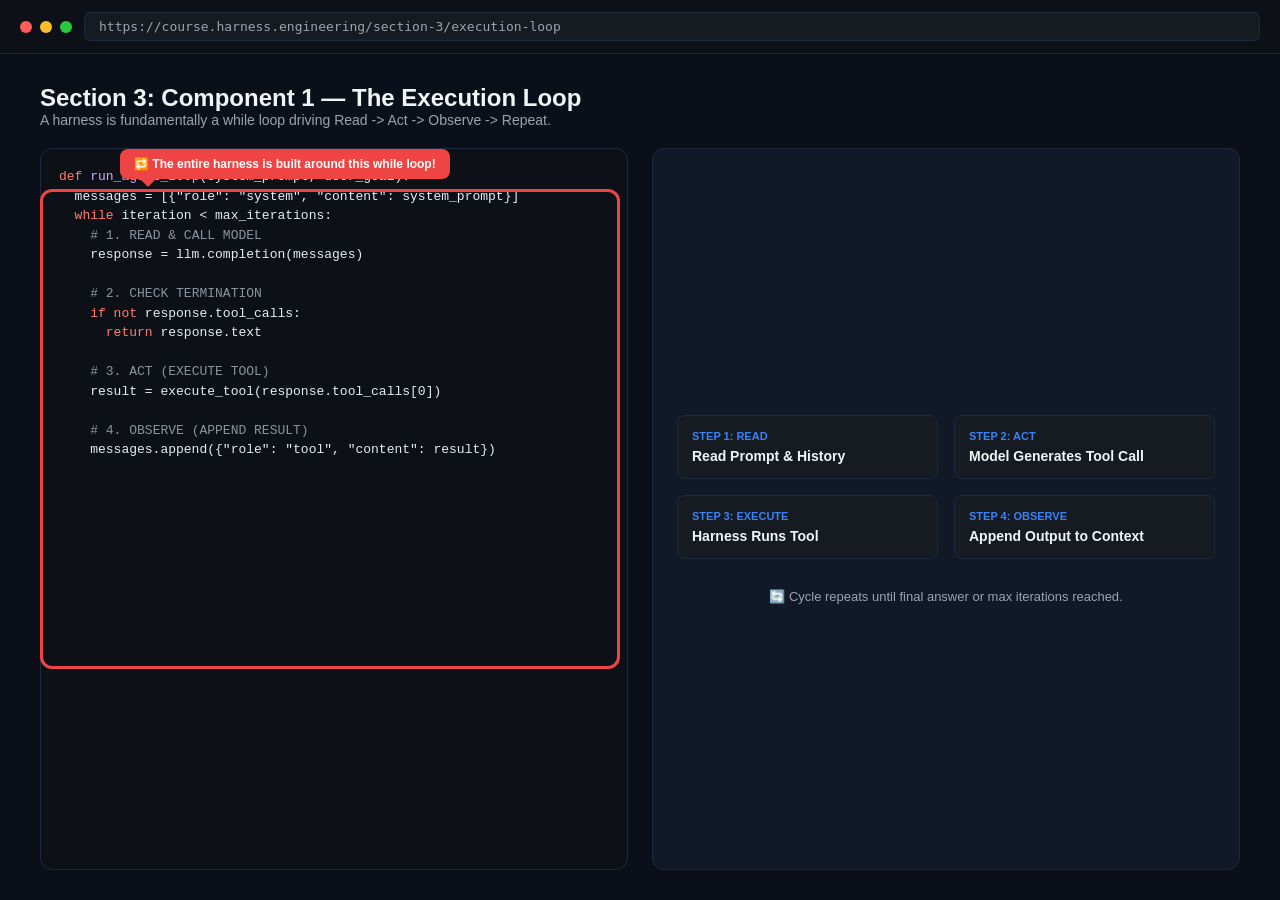
<file: harness-engineering/slides/section_3_execution_loop.html>
<!DOCTYPE html>
<html lang="en">
<head>
<meta charset="UTF-8">
<meta name="viewport" content="width=device-width, initial-scale=1.0">
<title>Section 3: Component 1 — The Execution Loop</title>
<style>
/*
--- INSTRUCTIONS FOR DEVELOPER:
--- Demonstrates Component 1: The Execution Loop.
--- Sequential keyframe delays visualize the 4-step loop state transition.
*/

:root {
  --bg-color: #0b0f19;
  --card-bg: #111827;
  --border-color: #1f293d;
  --loop-blue: #3b82f6;
  --loop-green: #10b981;
  --loop-purple: #8b5cf6;
  --text-main: #f3f4f6;
  --text-muted: #9ca3af;
  --highlight-red: #ef4444;
}

* { box-sizing: border-box; margin: 0; padding: 0; }

body {
  font-family: -apple-system, BlinkMacSystemFont, 'Segoe UI', Roboto, Helvetica, Arial, sans-serif;
  background-color: var(--bg-color);
  color: var(--text-main);
  width: 100vw;
  height: 100vh;
  overflow: hidden;
  display: flex;
  flex-direction: column;
}

@keyframes fadeIn {
  from { opacity: 0; transform: translateY(8px); }
  to { opacity: 1; transform: translateY(0); }
}

@keyframes spinSlow {
  from { transform: rotate(0deg); }
  to { transform: rotate(360deg); }
}

/* Browser Chrome */
.browser-chrome {
  background-color: #0d1117;
  padding: 12px 20px;
  display: flex;
  align-items: center;
  gap: 12px;
  border-bottom: 1px solid var(--border-color);
  opacity: 0;
  animation: fadeIn 0.4s ease-out 0.2s forwards;
}
.browser-dots { display: flex; gap: 8px; }
.dot { width: 12px; height: 12px; border-radius: 50%; }
.dot-red { background-color: #ff5f56; }
.dot-yellow { background-color: #ffbd2e; }
.dot-green { background-color: #27c93f; }
.address-bar {
  flex: 1;
  background-color: #161b22;
  border: 1px solid var(--border-color);
  border-radius: 6px;
  padding: 6px 14px;
  font-size: 13px;
  color: var(--text-muted);
  font-family: monospace;
}

.main-content {
  flex: 1;
  padding: 30px 40px;
  display: grid;
  grid-template-rows: auto 1fr;
  gap: 20px;
  position: relative;
}

.title-box h1 { font-size: 24px; font-weight: 700; }
.title-box p { color: var(--text-muted); font-size: 14px; }

/* Grid */
.loop-grid {
  display: grid;
  grid-template-columns: 1fr 1fr;
  gap: 24px;
}

.code-panel {
  background-color: #0d1117;
  border: 1px solid var(--border-color);
  border-radius: 12px;
  padding: 18px;
  font-family: 'Courier New', Courier, monospace;
  font-size: 13px;
  line-height: 1.5;
  color: #e6edf3;
  overflow: hidden;
  opacity: 0;
  animation: fadeIn 0.5s ease-out 0.6s forwards;
}
.kw { color: #ff7b72; }
.fn { color: #d2a8ff; }
.str { color: #a5d6ff; }
.cm { color: #8b949e; }

.visual-loop-panel {
  background-color: var(--card-bg);
  border: 1px solid var(--border-color);
  border-radius: 12px;
  padding: 24px;
  display: flex;
  flex-direction: column;
  align-items: center;
  justify-content: center;
  gap: 20px;
  position: relative;
  opacity: 0;
  animation: fadeIn 0.5s ease-out 0.9s forwards;
}

.steps-container {
  display: grid;
  grid-template-columns: 1fr 1fr;
  gap: 16px;
  width: 100%;
}

.step-card {
  background-color: #161b22;
  border: 1px solid var(--border-color);
  border-radius: 8px;
  padding: 14px;
  display: flex;
  flex-direction: column;
  gap: 6px;
}
.step-num { font-size: 11px; font-weight: 700; color: var(--loop-blue); text-transform: uppercase; }
.step-title { font-size: 14px; font-weight: 600; }

/* Callout */
.callout-border-box {
  position: absolute;
  border: 3px solid var(--highlight-red);
  border-radius: 12px;
  pointer-events: none;
  opacity: 0;
  animation: fadeIn 0.4s ease-out 2.2s forwards;
}

.callout-bubble {
  position: absolute;
  background-color: var(--highlight-red);
  color: white;
  padding: 8px 14px;
  border-radius: 8px;
  font-size: 12px;
  font-weight: bold;
  opacity: 0;
  animation: fadeIn 0.4s ease-out 2.4s forwards;
  z-index: 10;
}

#callout-code-box {
  top: 135px;
  left: 40px;
  width: 580px;
  height: 480px;
}

#callout-code-bubble {
  top: 95px;
  left: 120px;
}
#callout-code-bubble::after {
  content: '';
  position: absolute;
  bottom: -8px;
  left: 20px;
  border-width: 8px 8px 0;
  border-style: solid;
  border-color: var(--highlight-red) transparent;
}
</style>
</head>
<body>

  <div class="browser-chrome">
    <div class="browser-dots">
      <div class="dot dot-red"></div>
      <div class="dot dot-yellow"></div>
      <div class="dot dot-green"></div>
    </div>
    <div class="address-bar">https://course.harness.engineering/section-3/execution-loop</div>
  </div>

  <div class="main-content">
    <div class="title-box">
      <h1>Section 3: Component 1 — The Execution Loop</h1>
      <p>A harness is fundamentally a while loop driving Read -> Act -> Observe -> Repeat.</p>
    </div>

    <div class="loop-grid">
      
      <!-- Python Code Panel -->
      <div class="code-panel">
        <span class="kw">def</span> <span class="fn">run_agent_loop</span>(system_prompt, user_goal):<br>
        &nbsp;&nbsp;messages = [{"role": "system", "content": system_prompt}]<br>
        &nbsp;&nbsp;<span class="kw">while</span> iteration &lt; max_iterations:<br>
        &nbsp;&nbsp;&nbsp;&nbsp;<span class="cm"># 1. READ & CALL MODEL</span><br>
        &nbsp;&nbsp;&nbsp;&nbsp;response = llm.completion(messages)<br>
        &nbsp;&nbsp;&nbsp;&nbsp;<br>
        &nbsp;&nbsp;&nbsp;&nbsp;<span class="cm"># 2. CHECK TERMINATION</span><br>
        &nbsp;&nbsp;&nbsp;&nbsp;<span class="kw">if not</span> response.tool_calls:<br>
        &nbsp;&nbsp;&nbsp;&nbsp;&nbsp;&nbsp;<span class="kw">return</span> response.text<br>
        &nbsp;&nbsp;&nbsp;&nbsp;<br>
        &nbsp;&nbsp;&nbsp;&nbsp;<span class="cm"># 3. ACT (EXECUTE TOOL)</span><br>
        &nbsp;&nbsp;&nbsp;&nbsp;result = execute_tool(response.tool_calls[0])<br>
        &nbsp;&nbsp;&nbsp;&nbsp;<br>
        &nbsp;&nbsp;&nbsp;&nbsp;<span class="cm"># 4. OBSERVE (APPEND RESULT)</span><br>
        &nbsp;&nbsp;&nbsp;&nbsp;messages.append({"role": "tool", "content": result})
      </div>

      <!-- Visual Loop Panel -->
      <div class="visual-loop-panel">
        <div class="steps-container">
          <div class="step-card">
            <span class="step-num">Step 1: Read</span>
            <span class="step-title">Read Prompt & History</span>
          </div>
          <div class="step-card">
            <span class="step-num">Step 2: Act</span>
            <span class="step-title">Model Generates Tool Call</span>
          </div>
          <div class="step-card">
            <span class="step-num">Step 3: Execute</span>
            <span class="step-title">Harness Runs Tool</span>
          </div>
          <div class="step-card">
            <span class="step-num">Step 4: Observe</span>
            <span class="step-title">Append Output to Context</span>
          </div>
        </div>
        <div style="margin-top: 10px; color: var(--text-muted); font-size: 13px; text-align: center;">
          🔄 Cycle repeats until final answer or max iterations reached.
        </div>
      </div>

    </div>

    <!-- Callout Overlays -->
    <div class="callout-border-box" id="callout-code-box"></div>
    <div class="callout-bubble" id="callout-code-bubble">
      🔁 The entire harness is built around this while loop!
    </div>

  </div>

</body>
</html>
</file>
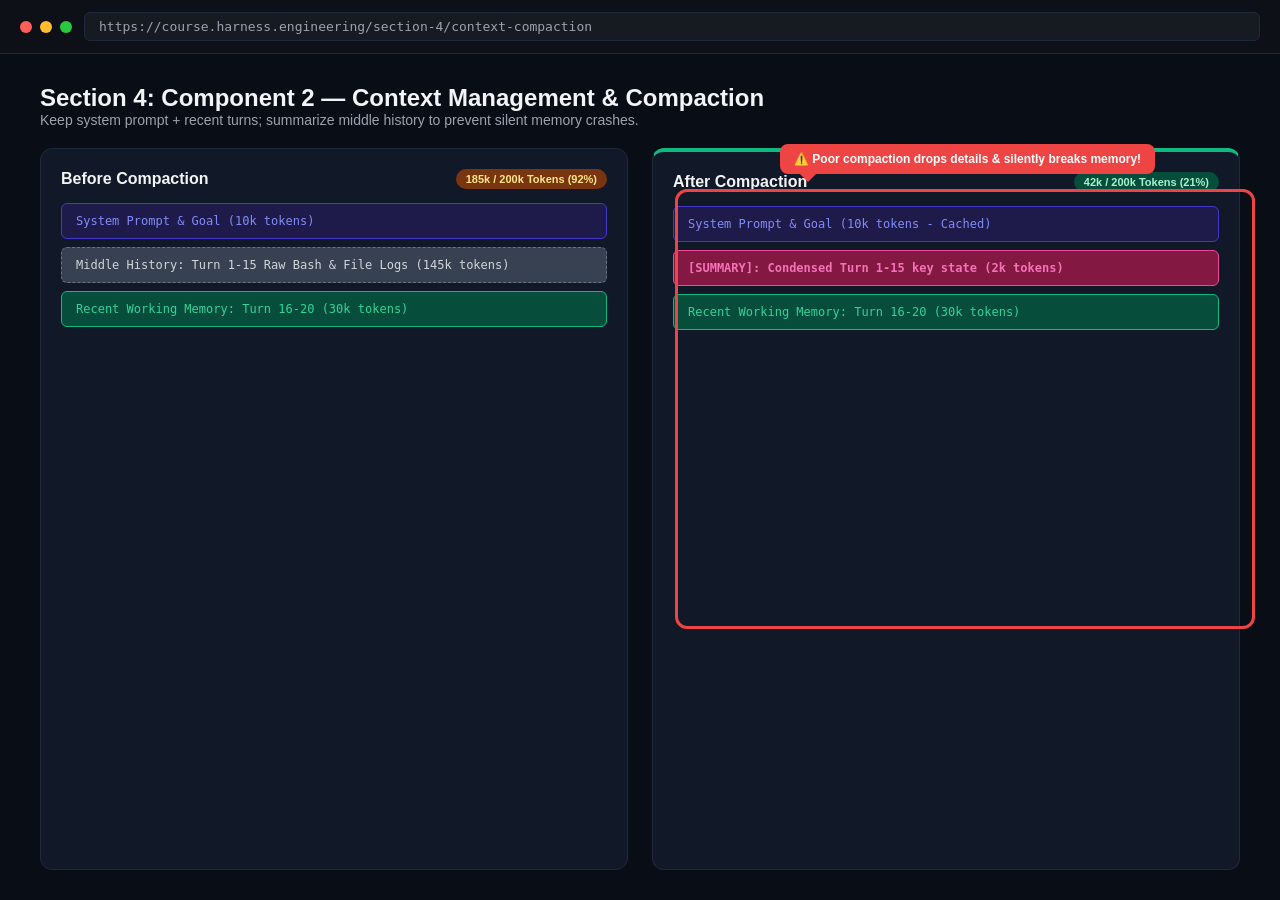
<file: harness-engineering/slides/section_4_context_compaction.html>
<!DOCTYPE html>
<html lang="en">
<head>
<meta charset="UTF-8">
<meta name="viewport" content="width=device-width, initial-scale=1.0">
<title>Section 4: Component 2 — Context Management</title>
<style>
/*
--- INSTRUCTIONS FOR DEVELOPER:
--- Demonstrates Context Management & Compaction logic.
--- Keyframe sequence shows uncompacted memory vs compacted memory buffer.
*/

:root {
  --bg-color: #090d16;
  --card-bg: #111827;
  --border-color: #1f293d;
  --accent-amber: #f59e0b;
  --accent-emerald: #10b981;
  --text-main: #f3f4f6;
  --text-muted: #9ca3af;
  --highlight-red: #ef4444;
}

* { box-sizing: border-box; margin: 0; padding: 0; }

body {
  font-family: -apple-system, BlinkMacSystemFont, 'Segoe UI', Roboto, Helvetica, Arial, sans-serif;
  background-color: var(--bg-color);
  color: var(--text-main);
  width: 100vw;
  height: 100vh;
  overflow: hidden;
  display: flex;
  flex-direction: column;
}

@keyframes fadeIn {
  from { opacity: 0; transform: translateY(8px); }
  to { opacity: 1; transform: translateY(0); }
}

.browser-chrome {
  background-color: #0d1117;
  padding: 12px 20px;
  display: flex;
  align-items: center;
  gap: 12px;
  border-bottom: 1px solid var(--border-color);
  opacity: 0;
  animation: fadeIn 0.4s ease-out 0.2s forwards;
}
.browser-dots { display: flex; gap: 8px; }
.dot { width: 12px; height: 12px; border-radius: 50%; }
.dot-red { background-color: #ff5f56; }
.dot-yellow { background-color: #ffbd2e; }
.dot-green { background-color: #27c93f; }
.address-bar {
  flex: 1;
  background-color: #161b22;
  border: 1px solid var(--border-color);
  border-radius: 6px;
  padding: 6px 14px;
  font-size: 13px;
  color: var(--text-muted);
  font-family: monospace;
}

.main-content {
  flex: 1;
  padding: 30px 40px;
  display: grid;
  grid-template-rows: auto 1fr;
  gap: 20px;
  position: relative;
}

.title-box h1 { font-size: 24px; font-weight: 700; }
.title-box p { color: var(--text-muted); font-size: 14px; }

.compaction-grid {
  display: grid;
  grid-template-columns: 1fr 1fr;
  gap: 24px;
}

.memory-panel {
  background-color: var(--card-bg);
  border: 1px solid var(--border-color);
  border-radius: 12px;
  padding: 20px;
  display: flex;
  flex-direction: column;
  gap: 14px;
  opacity: 0;
}

#panel-before { animation: fadeIn 0.5s ease-out 0.6s forwards; }
#panel-after { animation: fadeIn 0.5s ease-out 1.2s forwards; border-top: 4px solid var(--accent-emerald); }

.panel-header {
  display: flex;
  justify-content: space-between;
  align-items: center;
}
.panel-title { font-weight: 700; font-size: 16px; }
.badge-warning { background: #78350f; color: #fde68a; padding: 4px 10px; border-radius: 12px; font-size: 11px; font-weight: 700; }
.badge-success { background: #064e3b; color: #a7f3d0; padding: 4px 10px; border-radius: 12px; font-size: 11px; font-weight: 700; }

.block-stack {
  display: flex;
  flex-direction: column;
  gap: 8px;
}

.mem-block {
  padding: 10px 14px;
  border-radius: 6px;
  font-size: 12px;
  font-family: monospace;
}
.block-system { background: #1e1b4b; color: #818cf8; border: 1px solid #4338ca; }
.block-raw { background: #374151; color: #d1d5db; border: 1px dashed #6b7280; }
.block-summary { background: #831843; color: #f472b6; border: 1px solid #ec4899; font-weight: bold; }
.block-recent { background: #064e3b; color: #34d399; border: 1px solid #10b981; }

.callout-border-box {
  position: absolute;
  border: 3px solid var(--highlight-red);
  border-radius: 12px;
  pointer-events: none;
  opacity: 0;
  animation: fadeIn 0.4s ease-out 2.2s forwards;
}

.callout-bubble {
  position: absolute;
  background-color: var(--highlight-red);
  color: white;
  padding: 8px 14px;
  border-radius: 8px;
  font-size: 12px;
  font-weight: bold;
  opacity: 0;
  animation: fadeIn 0.4s ease-out 2.4s forwards;
  z-index: 10;
}

#callout-trap-box {
  top: 135px;
  left: 675px;
  width: 580px;
  height: 440px;
}

#callout-trap-bubble {
  top: 90px;
  left: 780px;
}
#callout-trap-bubble::after {
  content: '';
  position: absolute;
  bottom: -8px;
  left: 20px;
  border-width: 8px 8px 0;
  border-style: solid;
  border-color: var(--highlight-red) transparent;
}
</style>
</head>
<body>

  <div class="browser-chrome">
    <div class="browser-dots">
      <div class="dot dot-red"></div>
      <div class="dot dot-yellow"></div>
      <div class="dot dot-green"></div>
    </div>
    <div class="address-bar">https://course.harness.engineering/section-4/context-compaction</div>
  </div>

  <div class="main-content">
    <div class="title-box">
      <h1>Section 4: Component 2 — Context Management & Compaction</h1>
      <p>Keep system prompt + recent turns; summarize middle history to prevent silent memory crashes.</p>
    </div>

    <div class="compaction-grid">
      
      <!-- Before Panel -->
      <div class="memory-panel" id="panel-before">
        <div class="panel-header">
          <span class="panel-title">Before Compaction</span>
          <span class="badge-warning">185k / 200k Tokens (92%)</span>
        </div>
        <div class="block-stack">
          <div class="mem-block block-system">System Prompt & Goal (10k tokens)</div>
          <div class="mem-block block-raw">Middle History: Turn 1-15 Raw Bash & File Logs (145k tokens)</div>
          <div class="mem-block block-recent">Recent Working Memory: Turn 16-20 (30k tokens)</div>
        </div>
      </div>

      <!-- After Panel -->
      <div class="memory-panel" id="panel-after">
        <div class="panel-header">
          <span class="panel-title">After Compaction</span>
          <span class="badge-success">42k / 200k Tokens (21%)</span>
        </div>
        <div class="block-stack">
          <div class="mem-block block-system">System Prompt & Goal (10k tokens - Cached)</div>
          <div class="mem-block block-summary">[SUMMARY]: Condensed Turn 1-15 key state (2k tokens)</div>
          <div class="mem-block block-recent">Recent Working Memory: Turn 16-20 (30k tokens)</div>
        </div>
      </div>

    </div>

    <!-- Callout Overlays -->
    <div class="callout-border-box" id="callout-trap-box"></div>
    <div class="callout-bubble" id="callout-trap-bubble">
      ⚠️ Poor compaction drops details & silently breaks memory!
    </div>

  </div>

</body>
</html>
</file>
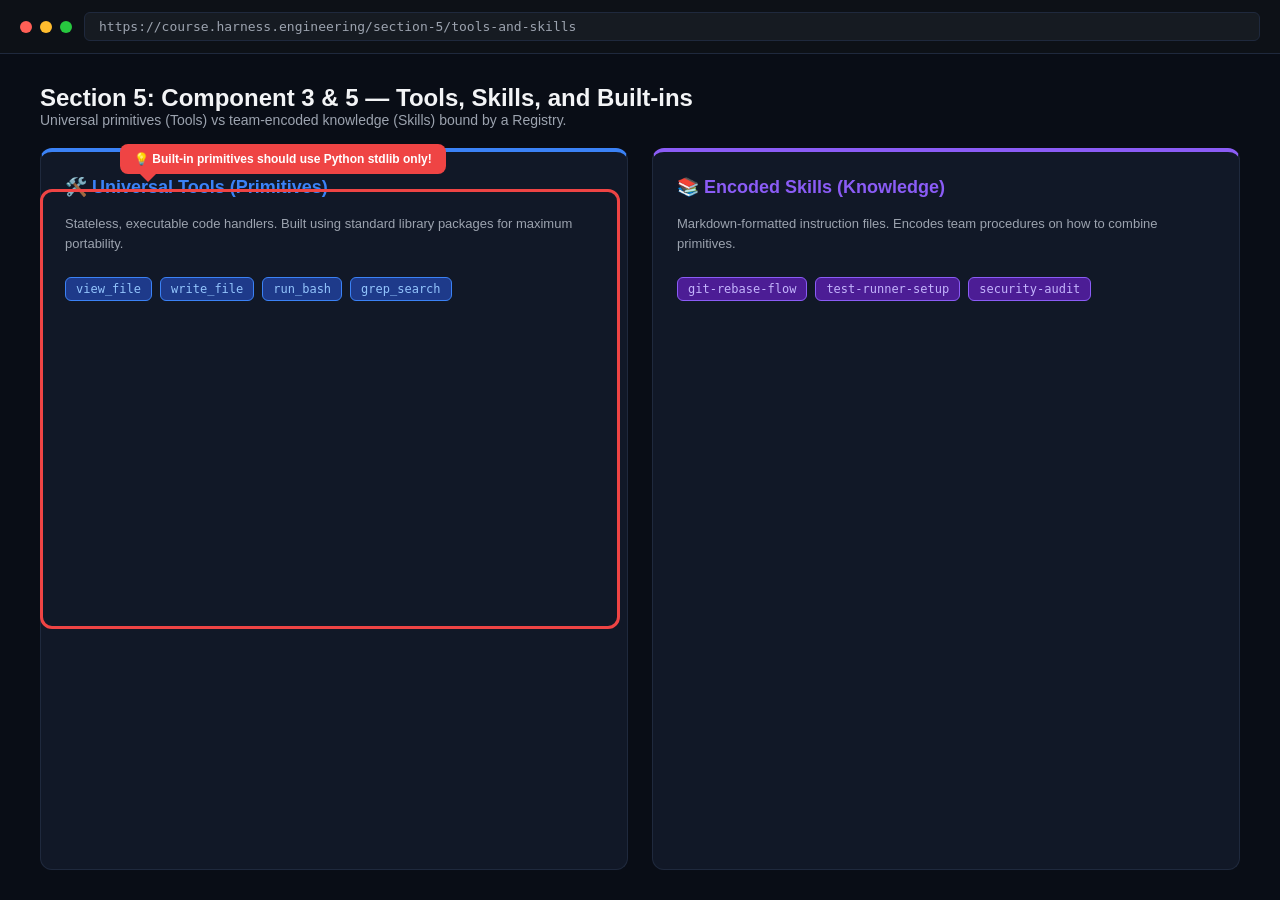
<file: harness-engineering/slides/section_5_tools_and_skills.html>
<!DOCTYPE html>
<html lang="en">
<head>
<meta charset="UTF-8">
<meta name="viewport" content="width=device-width, initial-scale=1.0">
<title>Section 5: Tools vs Skills</title>
<style>
/*
--- INSTRUCTIONS FOR DEVELOPER:
--- Demonstrates Component 3 & 5: Tools vs Skills and Registry Architecture.
--- Highlights standard library zero-dependency constraints.
*/

:root {
  --bg-color: #090d16;
  --card-bg: #111827;
  --border-color: #1f293d;
  --tool-blue: #3b82f6;
  --skill-purple: #8b5cf6;
  --text-main: #f3f4f6;
  --text-muted: #9ca3af;
  --highlight-red: #ef4444;
}

* { box-sizing: border-box; margin: 0; padding: 0; }

body {
  font-family: -apple-system, BlinkMacSystemFont, 'Segoe UI', Roboto, Helvetica, Arial, sans-serif;
  background-color: var(--bg-color);
  color: var(--text-main);
  width: 100vw;
  height: 100vh;
  overflow: hidden;
  display: flex;
  flex-direction: column;
}

@keyframes fadeIn {
  from { opacity: 0; transform: translateY(8px); }
  to { opacity: 1; transform: translateY(0); }
}

.browser-chrome {
  background-color: #0d1117;
  padding: 12px 20px;
  display: flex;
  align-items: center;
  gap: 12px;
  border-bottom: 1px solid var(--border-color);
  opacity: 0;
  animation: fadeIn 0.4s ease-out 0.2s forwards;
}
.browser-dots { display: flex; gap: 8px; }
.dot { width: 12px; height: 12px; border-radius: 50%; }
.dot-red { background-color: #ff5f56; }
.dot-yellow { background-color: #ffbd2e; }
.dot-green { background-color: #27c93f; }
.address-bar {
  flex: 1;
  background-color: #161b22;
  border: 1px solid var(--border-color);
  border-radius: 6px;
  padding: 6px 14px;
  font-size: 13px;
  color: var(--text-muted);
  font-family: monospace;
}

.main-content {
  flex: 1;
  padding: 30px 40px;
  display: grid;
  grid-template-rows: auto 1fr;
  gap: 20px;
  position: relative;
}

.title-box h1 { font-size: 24px; font-weight: 700; }
.title-box p { color: var(--text-muted); font-size: 14px; }

.tools-grid {
  display: grid;
  grid-template-columns: 1fr 1fr;
  gap: 24px;
}

.card {
  background-color: var(--card-bg);
  border: 1px solid var(--border-color);
  border-radius: 12px;
  padding: 24px;
  display: flex;
  flex-direction: column;
  gap: 16px;
  opacity: 0;
}

#card-tools { animation: fadeIn 0.5s ease-out 0.6s forwards; border-top: 4px solid var(--tool-blue); }
#card-skills { animation: fadeIn 0.5s ease-out 1.0s forwards; border-top: 4px solid var(--skill-purple); }

.card-title { font-size: 18px; font-weight: 700; display: flex; align-items: center; gap: 8px; }
.list-item { font-size: 13px; color: var(--text-muted); line-height: 1.5; }

.tag-container { display: flex; flex-wrap: wrap; gap: 8px; margin-top: 8px; }
.tag { padding: 4px 10px; border-radius: 6px; font-family: monospace; font-size: 12px; }
.tag-tool { background: #1e3a8a; color: #93c5fd; border: 1px solid #3b82f6; }
.tag-skill { background: #4c1d95; color: #c4b5fd; border: 1px solid #8b5cf6; }

.callout-border-box {
  position: absolute;
  border: 3px solid var(--highlight-red);
  border-radius: 12px;
  pointer-events: none;
  opacity: 0;
  animation: fadeIn 0.4s ease-out 2.0s forwards;
}

.callout-bubble {
  position: absolute;
  background-color: var(--highlight-red);
  color: white;
  padding: 8px 14px;
  border-radius: 8px;
  font-size: 12px;
  font-weight: bold;
  opacity: 0;
  animation: fadeIn 0.4s ease-out 2.2s forwards;
  z-index: 10;
}

#callout-stdlib-box {
  top: 135px;
  left: 40px;
  width: 580px;
  height: 440px;
}

#callout-stdlib-bubble {
  top: 90px;
  left: 120px;
}
#callout-stdlib-bubble::after {
  content: '';
  position: absolute;
  bottom: -8px;
  left: 20px;
  border-width: 8px 8px 0;
  border-style: solid;
  border-color: var(--highlight-red) transparent;
}
</style>
</head>
<body>

  <div class="browser-chrome">
    <div class="browser-dots">
      <div class="dot dot-red"></div>
      <div class="dot dot-yellow"></div>
      <div class="dot dot-green"></div>
    </div>
    <div class="address-bar">https://course.harness.engineering/section-5/tools-and-skills</div>
  </div>

  <div class="main-content">
    <div class="title-box">
      <h1>Section 5: Component 3 & 5 — Tools, Skills, and Built-ins</h1>
      <p>Universal primitives (Tools) vs team-encoded knowledge (Skills) bound by a Registry.</p>
    </div>

    <div class="tools-grid">
      
      <!-- Tools Card -->
      <div class="card" id="card-tools">
        <div class="card-title" style="color: var(--tool-blue);">🛠️ Universal Tools (Primitives)</div>
        <div class="list-item">Stateless, executable code handlers. Built using standard library packages for maximum portability.</div>
        <div class="tag-container">
          <span class="tag tag-tool">view_file</span>
          <span class="tag tag-tool">write_file</span>
          <span class="tag tag-tool">run_bash</span>
          <span class="tag tag-tool">grep_search</span>
        </div>
      </div>

      <!-- Skills Card -->
      <div class="card" id="card-skills">
        <div class="card-title" style="color: var(--skill-purple);">📚 Encoded Skills (Knowledge)</div>
        <div class="list-item">Markdown-formatted instruction files. Encodes team procedures on how to combine primitives.</div>
        <div class="tag-container">
          <span class="tag tag-skill">git-rebase-flow</span>
          <span class="tag tag-skill">test-runner-setup</span>
          <span class="tag tag-skill">security-audit</span>
        </div>
      </div>

    </div>

    <!-- Callout Overlays -->
    <div class="callout-border-box" id="callout-stdlib-box"></div>
    <div class="callout-bubble" id="callout-stdlib-bubble">
      💡 Built-in primitives should use Python stdlib only!
    </div>

  </div>

</body>
</html>
</file>
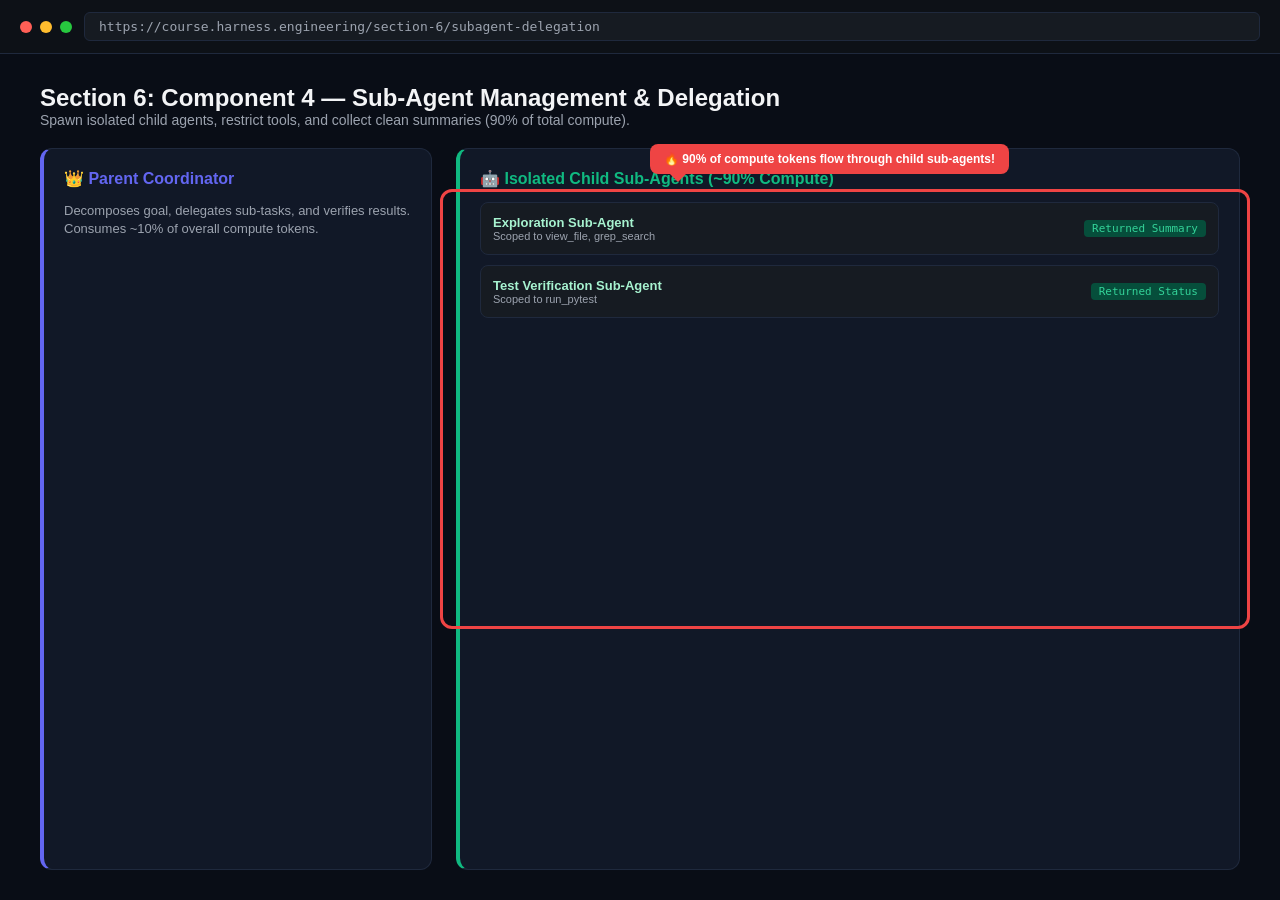
<file: harness-engineering/slides/section_6_subagent_delegation.html>
<!DOCTYPE html>
<html lang="en">
<head>
<meta charset="UTF-8">
<meta name="viewport" content="width=device-width, initial-scale=1.0">
<title>Section 6: Component 4 — Sub-Agent Management</title>
<style>
/*
--- INSTRUCTIONS FOR DEVELOPER:
--- Demonstrates Component 4: Sub-Agent Management & Delegation.
--- Keyframes illustrate parent-child orchestration.
*/

:root {
  --bg-color: #090d16;
  --card-bg: #111827;
  --border-color: #1f293d;
  --parent-indigo: #6366f1;
  --child-teal: #10b981;
  --text-main: #f3f4f6;
  --text-muted: #9ca3af;
  --highlight-red: #ef4444;
}

* { box-sizing: border-box; margin: 0; padding: 0; }

body {
  font-family: -apple-system, BlinkMacSystemFont, 'Segoe UI', Roboto, Helvetica, Arial, sans-serif;
  background-color: var(--bg-color);
  color: var(--text-main);
  width: 100vw;
  height: 100vh;
  overflow: hidden;
  display: flex;
  flex-direction: column;
}

@keyframes fadeIn {
  from { opacity: 0; transform: translateY(8px); }
  to { opacity: 1; transform: translateY(0); }
}

.browser-chrome {
  background-color: #0d1117;
  padding: 12px 20px;
  display: flex;
  align-items: center;
  gap: 12px;
  border-bottom: 1px solid var(--border-color);
  opacity: 0;
  animation: fadeIn 0.4s ease-out 0.2s forwards;
}
.browser-dots { display: flex; gap: 8px; }
.dot { width: 12px; height: 12px; border-radius: 50%; }
.dot-red { background-color: #ff5f56; }
.dot-yellow { background-color: #ffbd2e; }
.dot-green { background-color: #27c93f; }
.address-bar {
  flex: 1;
  background-color: #161b22;
  border: 1px solid var(--border-color);
  border-radius: 6px;
  padding: 6px 14px;
  font-size: 13px;
  color: var(--text-muted);
  font-family: monospace;
}

.main-content {
  flex: 1;
  padding: 30px 40px;
  display: grid;
  grid-template-rows: auto 1fr;
  gap: 20px;
  position: relative;
}

.title-box h1 { font-size: 24px; font-weight: 700; }
.title-box p { color: var(--text-muted); font-size: 14px; }

.subagent-grid {
  display: grid;
  grid-template-columns: 1fr 2fr;
  gap: 24px;
}

.card {
  background-color: var(--card-bg);
  border: 1px solid var(--border-color);
  border-radius: 12px;
  padding: 20px;
  display: flex;
  flex-direction: column;
  gap: 14px;
  opacity: 0;
}

#card-parent { animation: fadeIn 0.5s ease-out 0.6s forwards; border-left: 4px solid var(--parent-indigo); }
#card-children { animation: fadeIn 0.5s ease-out 1.0s forwards; border-left: 4px solid var(--child-teal); }

.card-title { font-size: 16px; font-weight: 700; }
.sub-stack { display: flex; flex-direction: column; gap: 10px; }

.sub-item {
  background-color: #161b22;
  border: 1px solid var(--border-color);
  border-radius: 8px;
  padding: 12px;
  display: flex;
  justify-content: space-between;
  align-items: center;
}
.sub-role { font-weight: 600; font-size: 13px; color: #a7f3d0; }
.sub-status { font-size: 11px; padding: 2px 8px; border-radius: 4px; background: #064e3b; color: #34d399; font-family: monospace; }

.callout-border-box {
  position: absolute;
  border: 3px solid var(--highlight-red);
  border-radius: 12px;
  pointer-events: none;
  opacity: 0;
  animation: fadeIn 0.4s ease-out 2.0s forwards;
}

.callout-bubble {
  position: absolute;
  background-color: var(--highlight-red);
  color: white;
  padding: 8px 14px;
  border-radius: 8px;
  font-size: 12px;
  font-weight: bold;
  opacity: 0;
  animation: fadeIn 0.4s ease-out 2.2s forwards;
  z-index: 10;
}

#callout-compute-box {
  top: 135px;
  left: 440px;
  width: 810px;
  height: 440px;
}

#callout-compute-bubble {
  top: 90px;
  left: 650px;
}
#callout-compute-bubble::after {
  content: '';
  position: absolute;
  bottom: -8px;
  left: 20px;
  border-width: 8px 8px 0;
  border-style: solid;
  border-color: var(--highlight-red) transparent;
}
</style>
</head>
<body>

  <div class="browser-chrome">
    <div class="browser-dots">
      <div class="dot dot-red"></div>
      <div class="dot dot-yellow"></div>
      <div class="dot dot-green"></div>
    </div>
    <div class="address-bar">https://course.harness.engineering/section-6/subagent-delegation</div>
  </div>

  <div class="main-content">
    <div class="title-box">
      <h1>Section 6: Component 4 — Sub-Agent Management & Delegation</h1>
      <p>Spawn isolated child agents, restrict tools, and collect clean summaries (90% of total compute).</p>
    </div>

    <div class="subagent-grid">
      
      <!-- Parent Card -->
      <div class="card" id="card-parent">
        <div class="card-title" style="color: var(--parent-indigo);">👑 Parent Coordinator</div>
        <p style="font-size: 13px; color: var(--text-muted); line-height: 1.4;">
          Decomposes goal, delegates sub-tasks, and verifies results. Consumes ~10% of overall compute tokens.
        </p>
      </div>

      <!-- Children Card -->
      <div class="card" id="card-children">
        <div class="card-title" style="color: var(--child-teal);">🤖 Isolated Child Sub-Agents (~90% Compute)</div>
        <div class="sub-stack">
          <div class="sub-item">
            <div>
              <div class="sub-role">Exploration Sub-Agent</div>
              <div style="font-size: 11px; color: var(--text-muted);">Scoped to view_file, grep_search</div>
            </div>
            <span class="sub-status">Returned Summary</span>
          </div>
          <div class="sub-item">
            <div>
              <div class="sub-role">Test Verification Sub-Agent</div>
              <div style="font-size: 11px; color: var(--text-muted);">Scoped to run_pytest</div>
            </div>
            <span class="sub-status">Returned Status</span>
          </div>
        </div>
      </div>

    </div>

    <!-- Callout Overlays -->
    <div class="callout-border-box" id="callout-compute-box"></div>
    <div class="callout-bubble" id="callout-compute-bubble">
      🔥 90% of compute tokens flow through child sub-agents!
    </div>

  </div>

</body>
</html>
</file>
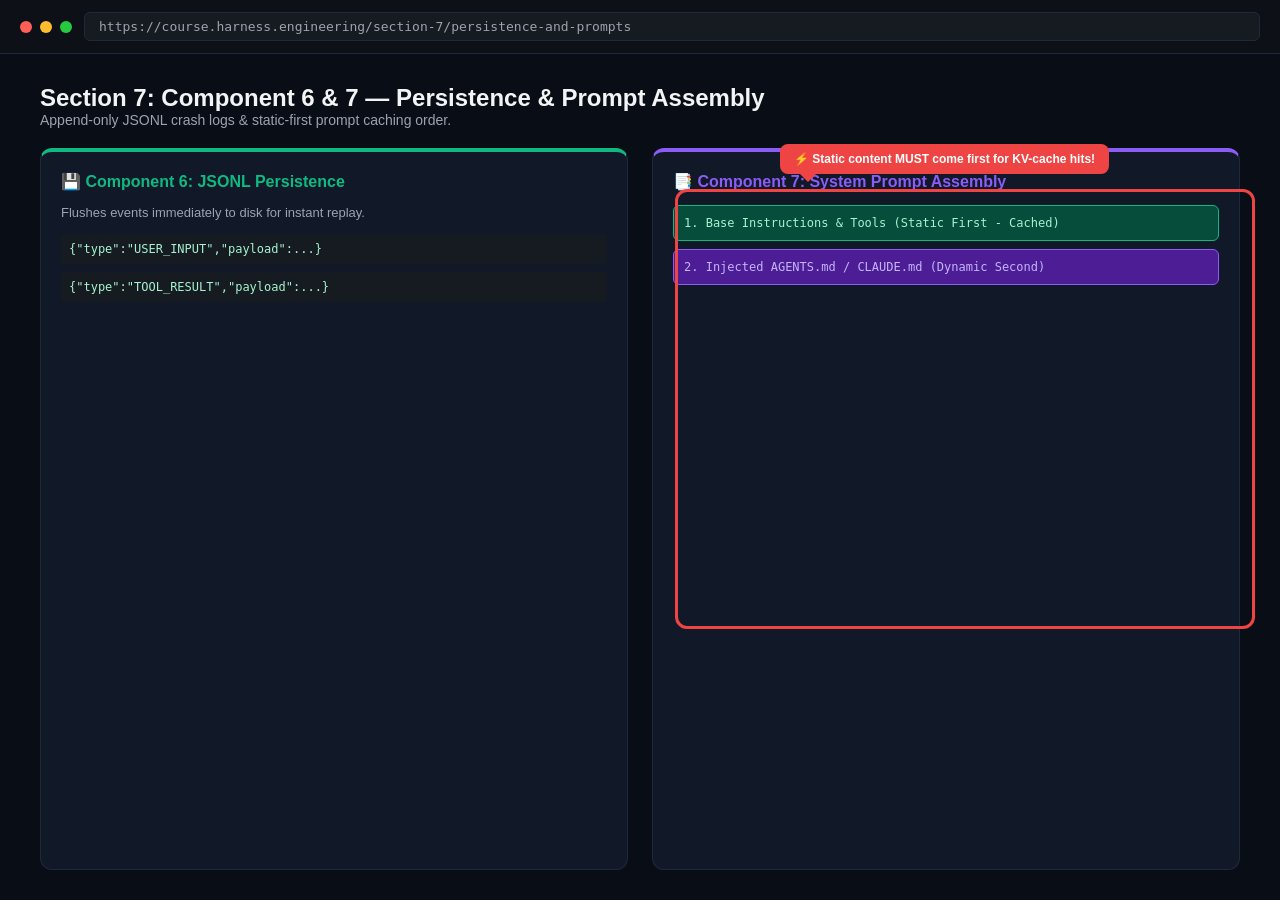
<file: harness-engineering/slides/section_7_persistence_and_prompts.html>
<!DOCTYPE html>
<html lang="en">
<head>
<meta charset="UTF-8">
<meta name="viewport" content="width=device-width, initial-scale=1.0">
<title>Section 7: Persistence & Prompt Assembly</title>
<style>
/*
--- INSTRUCTIONS FOR DEVELOPER:
--- Demonstrates Persistence (JSONL) and System Prompt Assembly rules.
--- Highlights KV-cache prefix optimization.
*/

:root {
  --bg-color: #090d16;
  --card-bg: #111827;
  --border-color: #1f293d;
  --cache-green: #10b981;
  --prompt-purple: #8b5cf6;
  --text-main: #f3f4f6;
  --text-muted: #9ca3af;
  --highlight-red: #ef4444;
}

* { box-sizing: border-box; margin: 0; padding: 0; }

body {
  font-family: -apple-system, BlinkMacSystemFont, 'Segoe UI', Roboto, Helvetica, Arial, sans-serif;
  background-color: var(--bg-color);
  color: var(--text-main);
  width: 100vw;
  height: 100vh;
  overflow: hidden;
  display: flex;
  flex-direction: column;
}

@keyframes fadeIn {
  from { opacity: 0; transform: translateY(8px); }
  to { opacity: 1; transform: translateY(0); }
}

.browser-chrome {
  background-color: #0d1117;
  padding: 12px 20px;
  display: flex;
  align-items: center;
  gap: 12px;
  border-bottom: 1px solid var(--border-color);
  opacity: 0;
  animation: fadeIn 0.4s ease-out 0.2s forwards;
}
.browser-dots { display: flex; gap: 8px; }
.dot { width: 12px; height: 12px; border-radius: 50%; }
.dot-red { background-color: #ff5f56; }
.dot-yellow { background-color: #ffbd2e; }
.dot-green { background-color: #27c93f; }
.address-bar {
  flex: 1;
  background-color: #161b22;
  border: 1px solid var(--border-color);
  border-radius: 6px;
  padding: 6px 14px;
  font-size: 13px;
  color: var(--text-muted);
  font-family: monospace;
}

.main-content {
  flex: 1;
  padding: 30px 40px;
  display: grid;
  grid-template-rows: auto 1fr;
  gap: 20px;
  position: relative;
}

.title-box h1 { font-size: 24px; font-weight: 700; }
.title-box p { color: var(--text-muted); font-size: 14px; }

.persistence-grid {
  display: grid;
  grid-template-columns: 1fr 1fr;
  gap: 24px;
}

.card {
  background-color: var(--card-bg);
  border: 1px solid var(--border-color);
  border-radius: 12px;
  padding: 20px;
  display: flex;
  flex-direction: column;
  gap: 14px;
  opacity: 0;
}

#card-persistence { animation: fadeIn 0.5s ease-out 0.6s forwards; border-top: 4px solid var(--cache-green); }
#card-prompts { animation: fadeIn 0.5s ease-out 1.0s forwards; border-top: 4px solid var(--prompt-purple); }

.card-title { font-size: 16px; font-weight: 700; }
.stack { display: flex; flex-direction: column; gap: 8px; font-family: monospace; font-size: 12px; }

.layer { padding: 10px; border-radius: 6px; }
.layer-static { background: #064e3b; color: #a7f3d0; border: 1px solid #10b981; }
.layer-dynamic { background: #4c1d95; color: #c4b5fd; border: 1px solid #8b5cf6; }

.callout-border-box {
  position: absolute;
  border: 3px solid var(--highlight-red);
  border-radius: 12px;
  pointer-events: none;
  opacity: 0;
  animation: fadeIn 0.4s ease-out 2.0s forwards;
}

.callout-bubble {
  position: absolute;
  background-color: var(--highlight-red);
  color: white;
  padding: 8px 14px;
  border-radius: 8px;
  font-size: 12px;
  font-weight: bold;
  opacity: 0;
  animation: fadeIn 0.4s ease-out 2.2s forwards;
  z-index: 10;
}

#callout-cache-box {
  top: 135px;
  left: 675px;
  width: 580px;
  height: 440px;
}

#callout-cache-bubble {
  top: 90px;
  left: 780px;
}
#callout-cache-bubble::after {
  content: '';
  position: absolute;
  bottom: -8px;
  left: 20px;
  border-width: 8px 8px 0;
  border-style: solid;
  border-color: var(--highlight-red) transparent;
}
</style>
</head>
<body>

  <div class="browser-chrome">
    <div class="browser-dots">
      <div class="dot dot-red"></div>
      <div class="dot dot-yellow"></div>
      <div class="dot dot-green"></div>
    </div>
    <div class="address-bar">https://course.harness.engineering/section-7/persistence-and-prompts</div>
  </div>

  <div class="main-content">
    <div class="title-box">
      <h1>Section 7: Component 6 & 7 — Persistence & Prompt Assembly</h1>
      <p>Append-only JSONL crash logs & static-first prompt caching order.</p>
    </div>

    <div class="persistence-grid">
      
      <!-- Persistence Card -->
      <div class="card" id="card-persistence">
        <div class="card-title" style="color: var(--cache-green);">💾 Component 6: JSONL Persistence</div>
        <div style="font-size: 13px; color: var(--text-muted);">Flushes events immediately to disk for instant replay.</div>
        <div class="stack">
          <div style="background: #161b22; padding: 8px; border-radius: 4px; color: #a7f3d0;">{"type":"USER_INPUT","payload":...}</div>
          <div style="background: #161b22; padding: 8px; border-radius: 4px; color: #a7f3d0;">{"type":"TOOL_RESULT","payload":...}</div>
        </div>
      </div>

      <!-- Prompts Card -->
      <div class="card" id="card-prompts">
        <div class="card-title" style="color: var(--prompt-purple);">📑 Component 7: System Prompt Assembly</div>
        <div class="stack">
          <div class="layer layer-static">1. Base Instructions & Tools (Static First - Cached)</div>
          <div class="layer layer-dynamic">2. Injected AGENTS.md / CLAUDE.md (Dynamic Second)</div>
        </div>
      </div>

    </div>

    <!-- Callout Overlays -->
    <div class="callout-border-box" id="callout-cache-box"></div>
    <div class="callout-bubble" id="callout-cache-bubble">
      ⚡ Static content MUST come first for KV-cache hits!
    </div>

  </div>

</body>
</html>
</file>
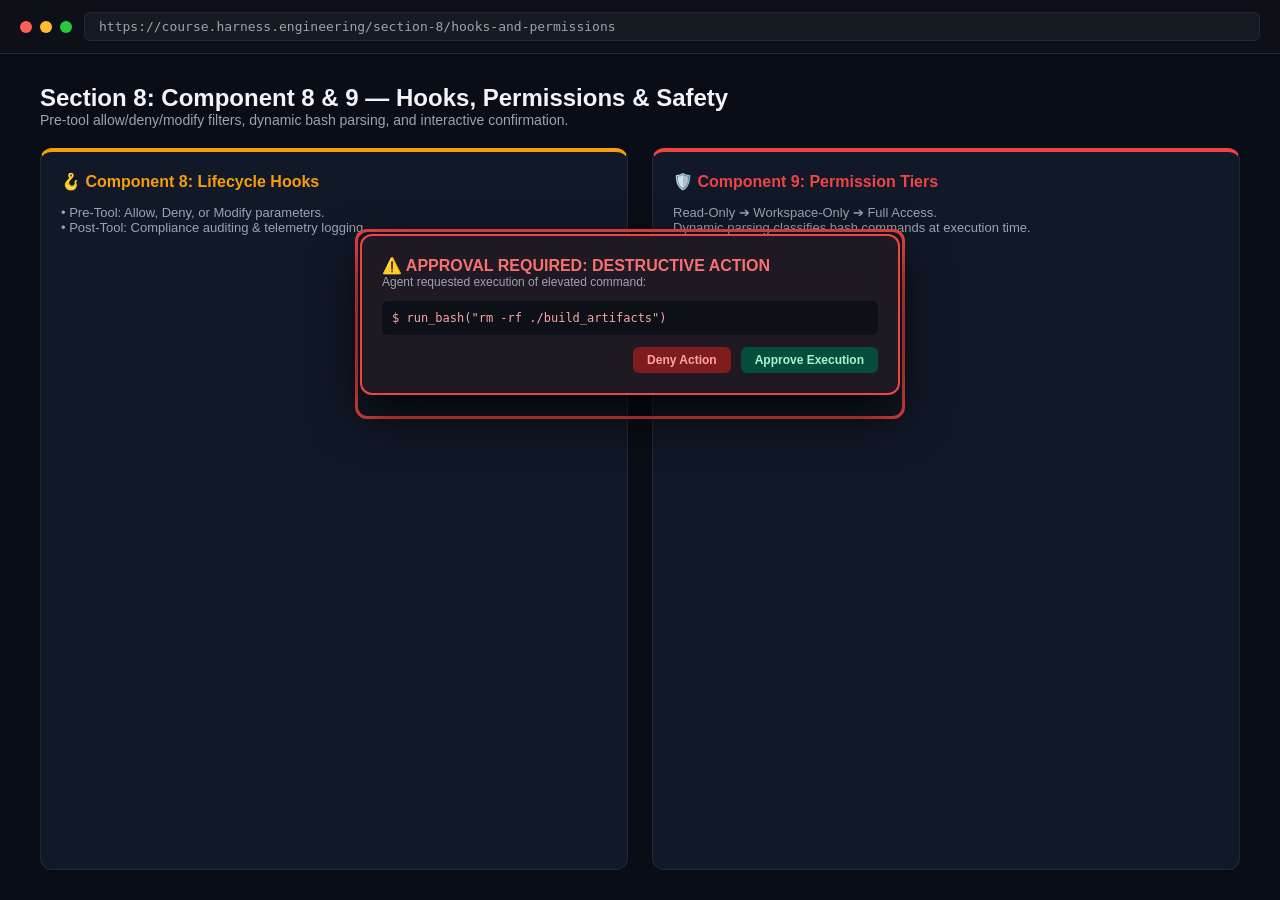
<file: harness-engineering/slides/section_8_hooks_and_permissions.html>
<!DOCTYPE html>
<html lang="en">
<head>
<meta charset="UTF-8">
<meta name="viewport" content="width=device-width, initial-scale=1.0">
<title>Section 8: Hooks, Permissions & Safety</title>
<style>
/*
--- INSTRUCTIONS FOR DEVELOPER:
--- Replicates Component 8 & 9: Hooks & Safety Evaluation Pipeline.
--- Keyframes demonstrate interactive approval popup.
*/

:root {
  --bg-color: #090d16;
  --card-bg: #111827;
  --border-color: #1f293d;
  --safety-red: #ef4444;
  --safety-amber: #f59e0b;
  --safety-green: #10b981;
  --text-main: #f3f4f6;
  --text-muted: #9ca3af;
}

* { box-sizing: border-box; margin: 0; padding: 0; }

body {
  font-family: -apple-system, BlinkMacSystemFont, 'Segoe UI', Roboto, Helvetica, Arial, sans-serif;
  background-color: var(--bg-color);
  color: var(--text-main);
  width: 100vw;
  height: 100vh;
  overflow: hidden;
  display: flex;
  flex-direction: column;
}

@keyframes fadeIn {
  from { opacity: 0; transform: translateY(8px); }
  to { opacity: 1; transform: translateY(0); }
}

@keyframes popUp {
  0% { transform: scale(0.9); opacity: 0; }
  100% { transform: scale(1); opacity: 1; }
}

.browser-chrome {
  background-color: #0d1117;
  padding: 12px 20px;
  display: flex;
  align-items: center;
  gap: 12px;
  border-bottom: 1px solid var(--border-color);
  opacity: 0;
  animation: fadeIn 0.4s ease-out 0.2s forwards;
}
.browser-dots { display: flex; gap: 8px; }
.dot { width: 12px; height: 12px; border-radius: 50%; }
.dot-red { background-color: #ff5f56; }
.dot-yellow { background-color: #ffbd2e; }
.dot-green { background-color: #27c93f; }
.address-bar {
  flex: 1;
  background-color: #161b22;
  border: 1px solid var(--border-color);
  border-radius: 6px;
  padding: 6px 14px;
  font-size: 13px;
  color: var(--text-muted);
  font-family: monospace;
}

.main-content {
  flex: 1;
  padding: 30px 40px;
  display: grid;
  grid-template-rows: auto 1fr;
  gap: 20px;
  position: relative;
}

.title-box h1 { font-size: 24px; font-weight: 700; }
.title-box p { color: var(--text-muted); font-size: 14px; }

.safety-grid {
  display: grid;
  grid-template-columns: 1fr 1fr;
  gap: 24px;
}

.card {
  background-color: var(--card-bg);
  border: 1px solid var(--border-color);
  border-radius: 12px;
  padding: 20px;
  display: flex;
  flex-direction: column;
  gap: 14px;
  opacity: 0;
}

#card-hooks { animation: fadeIn 0.5s ease-out 0.6s forwards; border-top: 4px solid var(--safety-amber); }
#card-perms { animation: fadeIn 0.5s ease-out 1.0s forwards; border-top: 4px solid var(--safety-red); }

.card-title { font-size: 16px; font-weight: 700; }

.modal-overlay {
  position: absolute;
  top: 180px;
  left: 360px;
  width: 540px;
  background-color: #1f1924;
  border: 2px solid var(--safety-red);
  border-radius: 12px;
  padding: 20px;
  box-shadow: 0 20px 50px rgba(0,0,0,0.8);
  opacity: 0;
  animation: popUp 0.4s ease-out 2.0s forwards;
  z-index: 100;
}

.modal-header { font-size: 16px; font-weight: 700; color: #f87171; display: flex; align-items: center; gap: 8px; }
.modal-cmd { background: #0d1117; padding: 10px; border-radius: 6px; font-family: monospace; font-size: 12px; color: #fca5a5; margin: 12px 0; }

.btn-group { display: flex; gap: 10px; justify-content: flex-end; }
.btn { padding: 6px 14px; border-radius: 6px; font-size: 12px; font-weight: 700; border: none; cursor: pointer; }
.btn-allow { background: #064e3b; color: #a7f3d0; }
.btn-deny { background: #7f1d1d; color: #fca5a5; }

.callout-border-box {
  position: absolute;
  border: 3px solid var(--safety-red);
  border-radius: 12px;
  pointer-events: none;
  opacity: 0;
  animation: fadeIn 0.4s ease-out 2.4s forwards;
}

#callout-alert-box {
  top: 175px;
  left: 355px;
  width: 550px;
  height: 190px;
}
</style>
</head>
<body>

  <div class="browser-chrome">
    <div class="browser-dots">
      <div class="dot dot-red"></div>
      <div class="dot dot-yellow"></div>
      <div class="dot dot-green"></div>
    </div>
    <div class="address-bar">https://course.harness.engineering/section-8/hooks-and-permissions</div>
  </div>

  <div class="main-content">
    <div class="title-box">
      <h1>Section 8: Component 8 & 9 — Hooks, Permissions & Safety</h1>
      <p>Pre-tool allow/deny/modify filters, dynamic bash parsing, and interactive confirmation.</p>
    </div>

    <div class="safety-grid">
      
      <!-- Hooks Card -->
      <div class="card" id="card-hooks">
        <div class="card-title" style="color: var(--safety-amber);">🪝 Component 8: Lifecycle Hooks</div>
        <div style="font-size: 13px; color: var(--text-muted);">
          • Pre-Tool: Allow, Deny, or Modify parameters.<br>
          • Post-Tool: Compliance auditing & telemetry logging.
        </div>
      </div>

      <!-- Perms Card -->
      <div class="card" id="card-perms">
        <div class="card-title" style="color: var(--safety-red);">🛡️ Component 9: Permission Tiers</div>
        <div style="font-size: 13px; color: var(--text-muted);">
          Read-Only ➔ Workspace-Only ➔ Full Access.<br>
          Dynamic parsing classifies bash commands at execution time.
        </div>
      </div>

    </div>

    <!-- Interactive Safety Modal Popup -->
    <div class="modal-overlay">
      <div class="modal-header">⚠️ APPROVAL REQUIRED: DESTRUCTIVE ACTION</div>
      <div style="font-size: 12px; color: var(--text-muted);">Agent requested execution of elevated command:</div>
      <div class="modal-cmd">$ run_bash("rm -rf ./build_artifacts")</div>
      <div class="btn-group">
        <button class="btn btn-deny">Deny Action</button>
        <button class="btn btn-allow">Approve Execution</button>
      </div>
    </div>

    <div class="callout-border-box" id="callout-alert-box"></div>

  </div>

</body>
</html>
</file>
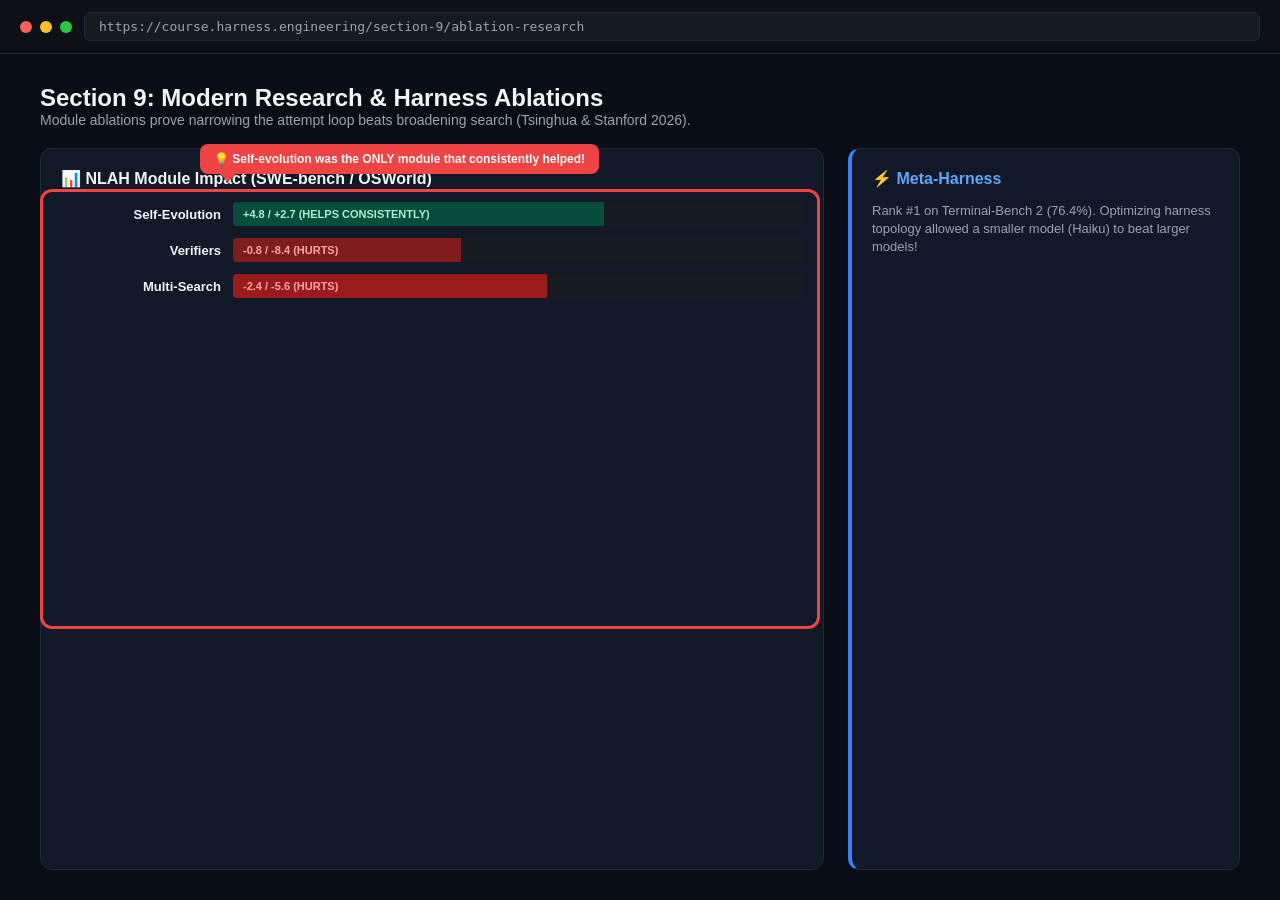
<file: harness-engineering/slides/section_9_ablation_research.html>
<!DOCTYPE html>
<html lang="en">
<head>
<meta charset="UTF-8">
<meta name="viewport" content="width=device-width, initial-scale=1.0">
<title>Section 9: Harness Research & Ablations</title>
<style>
/*
--- INSTRUCTIONS FOR DEVELOPER:
--- Demonstrates NLAH & Meta-Harness ablation research results.
--- Keyframe sequence animates the ablation bar chart.
*/

:root {
  --bg-color: #090d16;
  --card-bg: #111827;
  --border-color: #1f293d;
  --bar-green: #10b981;
  --bar-red: #ef4444;
  --text-main: #f3f4f6;
  --text-muted: #9ca3af;
}

* { box-sizing: border-box; margin: 0; padding: 0; }

body {
  font-family: -apple-system, BlinkMacSystemFont, 'Segoe UI', Roboto, Helvetica, Arial, sans-serif;
  background-color: var(--bg-color);
  color: var(--text-main);
  width: 100vw;
  height: 100vh;
  overflow: hidden;
  display: flex;
  flex-direction: column;
}

@keyframes fadeIn {
  from { opacity: 0; transform: translateY(8px); }
  to { opacity: 1; transform: translateY(0); }
}

.browser-chrome {
  background-color: #0d1117;
  padding: 12px 20px;
  display: flex;
  align-items: center;
  gap: 12px;
  border-bottom: 1px solid var(--border-color);
  opacity: 0;
  animation: fadeIn 0.4s ease-out 0.2s forwards;
}
.browser-dots { display: flex; gap: 8px; }
.dot { width: 12px; height: 12px; border-radius: 50%; }
.dot-red { background-color: #ff5f56; }
.dot-yellow { background-color: #ffbd2e; }
.dot-green { background-color: #27c93f; }
.address-bar {
  flex: 1;
  background-color: #161b22;
  border: 1px solid var(--border-color);
  border-radius: 6px;
  padding: 6px 14px;
  font-size: 13px;
  color: var(--text-muted);
  font-family: monospace;
}

.main-content {
  flex: 1;
  padding: 30px 40px;
  display: grid;
  grid-template-rows: auto 1fr;
  gap: 20px;
  position: relative;
}

.title-box h1 { font-size: 24px; font-weight: 700; }
.title-box p { color: var(--text-muted); font-size: 14px; }

.ablation-grid {
  display: grid;
  grid-template-columns: 2fr 1fr;
  gap: 24px;
}

.card {
  background-color: var(--card-bg);
  border: 1px solid var(--border-color);
  border-radius: 12px;
  padding: 20px;
  display: flex;
  flex-direction: column;
  gap: 14px;
  opacity: 0;
}

#card-chart { animation: fadeIn 0.5s ease-out 0.6s forwards; }
#card-meta { animation: fadeIn 0.5s ease-out 1.0s forwards; border-left: 4px solid #3b82f6; }

.bar-group { display: flex; flex-direction: column; gap: 12px; }
.bar-row { display: flex; align-items: center; gap: 12px; font-size: 13px; }
.bar-label { width: 160px; font-weight: 600; text-align: right; }
.bar-track { flex: 1; height: 24px; background: #161b22; border-radius: 4px; position: relative; overflow: hidden; }
.bar-fill { height: 100%; display: flex; align-items: center; padding: 0 10px; font-weight: 700; font-size: 11px; }

.fill-green { background: #064e3b; color: #a7f3d0; width: 65%; }
.fill-red-1 { background: #7f1d1d; color: #fca5a5; width: 40%; }
.fill-red-2 { background: #991b1b; color: #fca5a5; width: 55%; }

.callout-border-box {
  position: absolute;
  border: 3px solid var(--bar-red);
  border-radius: 12px;
  pointer-events: none;
  opacity: 0;
  animation: fadeIn 0.4s ease-out 2.0s forwards;
}

.callout-bubble {
  position: absolute;
  background-color: var(--bar-red);
  color: white;
  padding: 8px 14px;
  border-radius: 8px;
  font-size: 12px;
  font-weight: bold;
  opacity: 0;
  animation: fadeIn 0.4s ease-out 2.2s forwards;
  z-index: 10;
}

#callout-evo-box {
  top: 135px;
  left: 40px;
  width: 780px;
  height: 440px;
}

#callout-evo-bubble {
  top: 90px;
  left: 200px;
}
#callout-evo-bubble::after {
  content: '';
  position: absolute;
  bottom: -8px;
  left: 20px;
  border-width: 8px 8px 0;
  border-style: solid;
  border-color: var(--bar-red) transparent;
}
</style>
</head>
<body>

  <div class="browser-chrome">
    <div class="browser-dots">
      <div class="dot dot-red"></div>
      <div class="dot dot-yellow"></div>
      <div class="dot dot-green"></div>
    </div>
    <div class="address-bar">https://course.harness.engineering/section-9/ablation-research</div>
  </div>

  <div class="main-content">
    <div class="title-box">
      <h1>Section 9: Modern Research & Harness Ablations</h1>
      <p>Module ablations prove narrowing the attempt loop beats broadening search (Tsinghua & Stanford 2026).</p>
    </div>

    <div class="ablation-grid">
      
      <!-- Chart Card -->
      <div class="card" id="card-chart">
        <div style="font-size: 16px; font-weight: 700;">📊 NLAH Module Impact (SWE-bench / OSWorld)</div>
        <div class="bar-group">
          <div class="bar-row">
            <div class="bar-label">Self-Evolution</div>
            <div class="bar-track">
              <div class="bar-fill fill-green">+4.8 / +2.7 (HELPS CONSISTENTLY)</div>
            </div>
          </div>
          <div class="bar-row">
            <div class="bar-label">Verifiers</div>
            <div class="bar-track">
              <div class="bar-fill fill-red-1">-0.8 / -8.4 (HURTS)</div>
            </div>
          </div>
          <div class="bar-row">
            <div class="bar-label">Multi-Search</div>
            <div class="bar-track">
              <div class="bar-fill fill-red-2">-2.4 / -5.6 (HURTS)</div>
            </div>
          </div>
        </div>
      </div>

      <!-- Meta Card -->
      <div class="card" id="card-meta">
        <div style="font-size: 16px; font-weight: 700; color: #60a5fa;">⚡ Meta-Harness</div>
        <p style="font-size: 13px; color: var(--text-muted); line-height: 1.4;">
          Rank #1 on Terminal-Bench 2 (76.4%). Optimizing harness topology allowed a smaller model (Haiku) to beat larger models!
        </p>
      </div>

    </div>

    <!-- Callout Overlays -->
    <div class="callout-border-box" id="callout-evo-box"></div>
    <div class="callout-bubble" id="callout-evo-bubble">
      💡 Self-evolution was the ONLY module that consistently helped!
    </div>

  </div>

</body>
</html>
</file>
<file: hyperframes/styles/main.css>
/* ═══════════════════════════════════════════════════════════════
   Agent Harness Engineering — HyperFrames Design System
   #090d16 slate · Inter + JetBrains Mono · glassmorphism · electric
   ═══════════════════════════════════════════════════════════════ */

/* ── Reset & globals ── */
* {
  margin: 0;
  padding: 0;
  box-sizing: border-box;
}

html,
body {
  margin: 0;
  width: 1920px;
  height: 1080px;
  overflow: hidden;
  background: #000;
}

body {
  font-family: "Inter", system-ui, -apple-system, sans-serif;
  color: #e6edf3;
  -webkit-font-smoothing: antialiased;
  -moz-osx-font-smoothing: grayscale;
}

code,
pre,
.mono {
  font-family: "JetBrains Mono", monospace;
}

/* ── Composition root ── */
#root {
  position: relative;
  width: 1920px;
  height: 1080px;
  overflow: hidden;
  background: #090d16;
}

/* ── Clip base ── */
.clip {
  position: absolute;
  inset: 0;
  width: 1920px;
  height: 1080px;
  overflow: hidden;
}

/* ── Scene background gradient ── */
.scene-bg {
  position: absolute;
  inset: 0;
  background: radial-gradient(
    ellipse at 50% 40%,
    #131a2b 0%,
    #090d16 55%,
    #050709 100%
  );
  z-index: 0;
}

/* ── Ambient glow circles ── */
.glow {
  position: absolute;
  border-radius: 50%;
  filter: blur(120px);
  opacity: 0.35;
  z-index: 1;
  pointer-events: none;
}
.glow-cyan {
  width: 700px;
  height: 700px;
  top: -150px;
  left: -100px;
  background: #38bdf8;
}
.glow-amber {
  width: 650px;
  height: 650px;
  top: -120px;
  right: -80px;
  background: #d29922;
}
.glow-purple {
  width: 600px;
  height: 600px;
  bottom: -100px;
  left: 30%;
  background: #a371f7;
}
.glow-emerald {
  width: 650px;
  height: 650px;
  bottom: -120px;
  right: -100px;
  background: #3fb950;
}

/* ── Grid overlay ── */
.grid-overlay {
  position: absolute;
  inset: 0;
  background-image:
    linear-gradient(rgba(255, 255, 255, 0.03) 1px, transparent 1px),
    linear-gradient(90deg, rgba(255, 255, 255, 0.03) 1px, transparent 1px);
  background-size: 60px 60px;
  z-index: 2;
  pointer-events: none;
}

/* ── Scene content layout ── */
.scene-content {
  position: relative;
  z-index: 10;
  width: 1760px;
  height: 980px;
  margin: 50px 80px;
  display: flex;
  flex-direction: column;
  align-items: center;
}

/* ── Badge ── */
.badge {
  display: inline-block;
  font-family: "JetBrains Mono", monospace;
  font-size: 20px;
  font-weight: 600;
  letter-spacing: 3px;
  padding: 10px 28px;
  border-radius: 999px;
  margin-bottom: 24px;
  background: rgba(22, 27, 38, 0.85);
  backdrop-filter: blur(12px);
  border: 1px solid rgba(255, 255, 255, 0.1);
}
.badge-cyan {
  color: #38bdf8;
  border-color: rgba(56, 189, 248, 0.4);
  box-shadow: 0 0 20px rgba(56, 189, 248, 0.15);
}

/* ── Title ── */
.title {
  font-size: 64px;
  font-weight: 800;
  color: #f0f6fc;
  text-align: center;
  line-height: 1.1;
  margin-bottom: 16px;
  letter-spacing: -1px;
}
.title-md {
  font-size: 56px;
}
.title-md-sm {
  font-size: 60px;
}
.title-sm {
  font-size: 52px;
}

/* ── Subtitle ── */
.subtitle {
  font-size: 28px;
  font-weight: 400;
  color: #9ca3af;
  text-align: center;
  margin-bottom: 50px;
  max-width: 1200px;
}
.subtitle-sm {
  font-size: 26px;
}

/* ── Cards row ── */
.cards-row {
  display: flex;
  gap: 60px;
  width: 100%;
  justify-content: center;
  align-items: flex-start;
  flex: 1;
}

/* ── Glassmorphism card ── */
.card {
  position: relative;
  flex: 0 0 760px;
  max-width: 760px;
  background: rgba(22, 27, 38, 0.85);
  backdrop-filter: blur(12px);
  border: 1px solid rgba(255, 255, 255, 0.1);
  border-radius: 20px;
  padding: 36px 40px;
  box-shadow:
    0 8px 32px rgba(0, 0, 0, 0.4),
    0 0 0 1px rgba(255, 255, 255, 0.03) inset;
}

/* Accent border variants */
.card-cyan {
  border-color: rgba(56, 189, 248, 0.35);
  box-shadow: 0 8px 32px rgba(0, 0, 0, 0.4), 0 0 30px rgba(56, 189, 248, 0.08);
}
.card-purple {
  border-color: rgba(163, 113, 247, 0.35);
  box-shadow: 0 8px 32px rgba(0, 0, 0, 0.4), 0 0 30px rgba(163, 113, 247, 0.08);
}
.card-emerald {
  border-color: rgba(63, 185, 80, 0.35);
  box-shadow: 0 8px 32px rgba(0, 0, 0, 0.4), 0 0 30px rgba(63, 185, 80, 0.08);
}
.card-amber {
  border-color: rgba(210, 153, 34, 0.35);
  box-shadow: 0 8px 32px rgba(0, 0, 0, 0.4), 0 0 30px rgba(210, 153, 34, 0.08);
}
.card-ruby {
  border-color: rgba(248, 81, 73, 0.35);
  box-shadow: 0 8px 32px rgba(0, 0, 0, 0.4), 0 0 30px rgba(248, 81, 73, 0.08);
}
.card-gradient {
  border: 2px solid transparent;
  background-image:
    linear-gradient(rgba(22, 27, 38, 0.85), rgba(22, 27, 38, 0.85)),
    linear-gradient(135deg, #38bdf8, #a371f7);
  background-origin: border-box;
  background-clip: padding-box, border-box;
}

/* ── Card title ── */
.card-title {
  font-size: 32px;
  font-weight: 700;
  color: #f0f6fc;
  margin-bottom: 20px;
  padding-bottom: 16px;
  border-bottom: 1px solid rgba(255, 255, 255, 0.08);
}

/* ── Card tag (subtitle within card) ── */
.card-tag {
  font-family: "JetBrains Mono", monospace;
  font-size: 18px;
  color: #9ca3af;
  margin-bottom: 16px;
}

/* ── Bullets ── */
.bullets {
  list-style: none;
  padding: 0;
}
.bullets li {
  font-size: 23px;
  font-weight: 400;
  color: #d1d5db;
  line-height: 1.6;
  padding: 10px 0 10px 32px;
  position: relative;
}
.bullets li::before {
  content: "▸";
  position: absolute;
  left: 0;
  top: 10px;
  color: #38bdf8;
  font-size: 20px;
  font-weight: 600;
}
.card-purple .bullets li::before {
  color: #a371f7;
}
.card-emerald .bullets li::before {
  color: #3fb950;
}
.card-amber .bullets li::before {
  color: #d29922;
}
.card-ruby .bullets li::before {
  color: #f85149;
}

/* ── Callout ── */
.callout {
  position: absolute;
  bottom: 60px;
  left: 50%;
  transform: translateX(-50%);
  width: 1400px;
  text-align: center;
  font-size: 30px;
  font-weight: 600;
  color: #f0f6fc;
  padding: 28px 48px;
  border-radius: 16px;
  background: rgba(22, 27, 38, 0.9);
  backdrop-filter: blur(12px);
  border: 1px solid rgba(255, 255, 255, 0.12);
  letter-spacing: 0.5px;
  z-index: 20;
}
.callout-cyan {
  border-color: rgba(56, 189, 248, 0.4);
  box-shadow: 0 0 40px rgba(56, 189, 248, 0.15);
}
.callout-purple {
  border-color: rgba(163, 113, 247, 0.4);
  box-shadow: 0 0 40px rgba(163, 113, 247, 0.15);
}
.callout-emerald {
  border-color: rgba(63, 185, 80, 0.4);
  box-shadow: 0 0 40px rgba(63, 185, 80, 0.15);
}
.callout-amber {
  border-color: rgba(210, 153, 34, 0.4);
  box-shadow: 0 0 40px rgba(210, 153, 34, 0.15);
}
.callout-ruby {
  border-color: rgba(248, 81, 73, 0.4);
  box-shadow: 0 0 40px rgba(248, 81, 73, 0.15);
}

/* ── Progress bar ── */
.progress-bar {
  position: absolute;
  bottom: 0;
  left: 0;
  width: 100%;
  height: 6px;
  background: rgba(255, 255, 255, 0.05);
  z-index: 30;
}
.progress-bar span {
  display: block;
  height: 100%;
  width: 0%;
  background: linear-gradient(90deg, #38bdf8, #a371f7);
  border-radius: 0 3px 3px 0;
}

/* ── Diagram / flow nodes ── */
.card-diagram {
  display: flex;
  flex-direction: column;
}

.flow-nodes {
  display: flex;
  flex-direction: column;
  gap: 14px;
  margin-top: 8px;
}
.flow-2col {
  display: grid;
  grid-template-columns: 1fr 1fr;
  gap: 14px 24px;
}

.flow-node {
  position: relative;
  display: flex;
  align-items: center;
  justify-content: center;
  padding: 16px 24px;
  border-radius: 12px;
  font-family: "JetBrains Mono", monospace;
  font-size: 20px;
  font-weight: 500;
  color: #d1d5db;
  background: rgba(56, 189, 248, 0.08);
  border: 1px solid rgba(56, 189, 248, 0.25);
  text-align: center;
  line-height: 1.3;
  min-height: 56px;
}
.flow-node::before {
  content: "▸";
  position: absolute;
  left: 10px;
  color: #38bdf8;
  font-size: 16px;
}
.flow-2col .flow-node::before {
  content: "";
}
.flow-hex {
  clip-path: polygon(8% 0, 92% 0, 100% 50%, 92% 100%, 8% 100%, 0 50%);
  background: rgba(210, 153, 34, 0.12);
  border-color: rgba(210, 153, 34, 0.3);
  color: #d29922;
  font-weight: 600;
}
.flow-branch {
  background: rgba(163, 113, 247, 0.12);
  border-color: rgba(163, 113, 247, 0.3);
  color: #b57cf9;
  font-weight: 600;
}
.flow-fan {
  background: rgba(63, 185, 80, 0.1);
  border-color: rgba(63, 185, 80, 0.3);
  color: #3fb950;
}

.card-gradient .flow-node {
  border-color: rgba(163, 113, 247, 0.25);
  background: rgba(163, 113, 247, 0.06);
  color: #e6edf3;
}

.flow-caption {
  margin-top: 16px;
  font-family: "JetBrains Mono", monospace;
  font-size: 16px;
  color: #9ca3af;
  text-align: center;
  line-height: 1.5;
}
</file>
